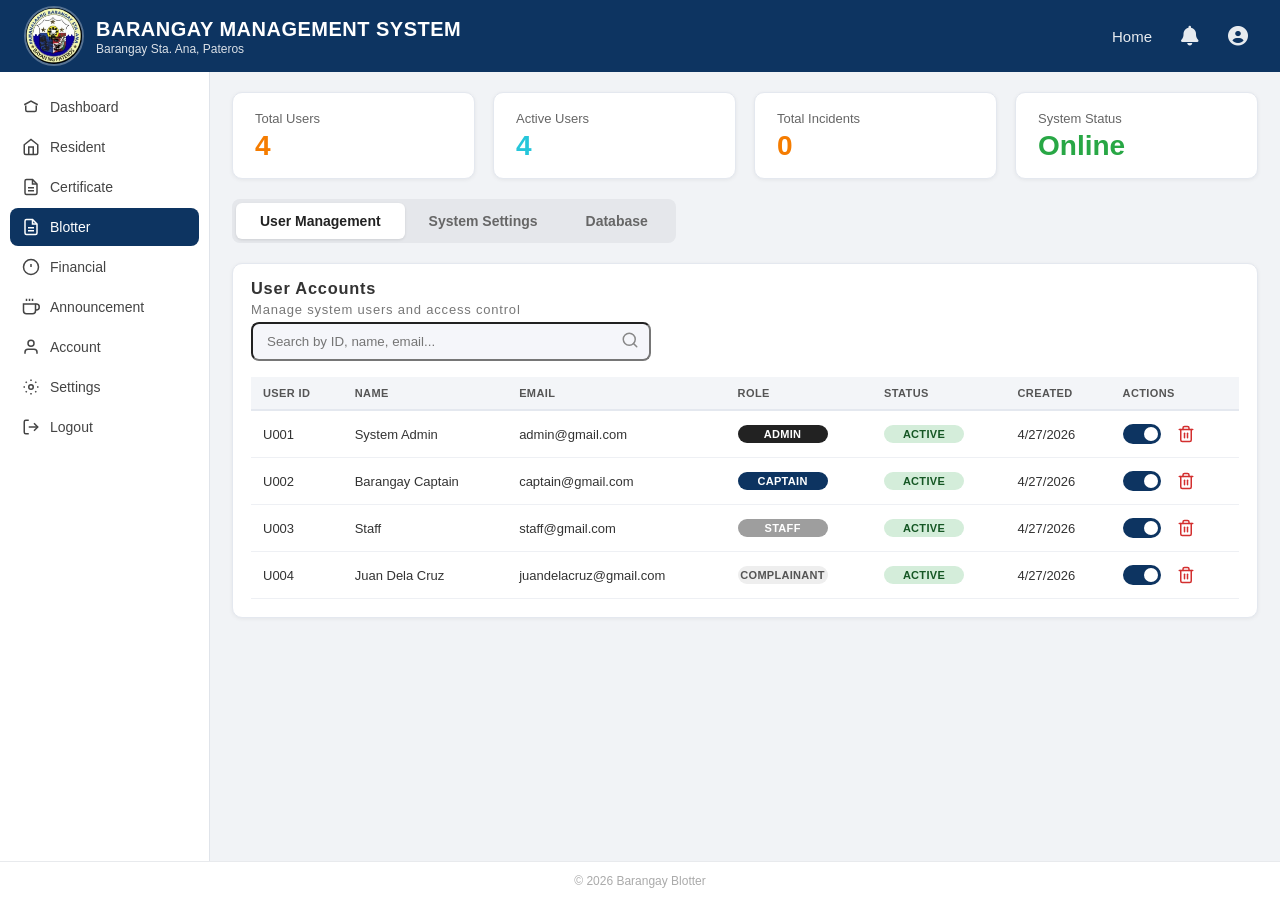
<file: admin.html>
<!DOCTYPE html>
<html lang="en">
<head>
    <meta charset="UTF-8" />
    <meta name="viewport" content="width=device-width, initial-scale=1.0" />
    <title>Barangay Management System</title>
    <link rel="stylesheet" href="styles.css" />
    <link rel="stylesheet" href="https://cdnjs.cloudflare.com/ajax/libs/font-awesome/6.5.0/css/all.min.css"/>
</head>
<body>
    <!-- ========== HEADER ========== -->
    <div class="header">
        <div class="header-left">
            <button class="hamburger" id="hamburgerBtn" aria-label="Open menu">
                <svg viewBox="0 0 24 24" fill="none" stroke="currentColor" stroke-width="2" stroke-linecap="round">
                    <line x1="3" y1="6" x2="21" y2="6" />
                    <line x1="3" y1="12" x2="21" y2="12" />
                    <line x1="3" y1="18" x2="21" y2="18" />
                </svg>
            </button>
            <img class="logo-img" src="images/barangay logo.jpg" alt="Barangay Logo" />
            <div class="header-title">
                <h1>BARANGAY MANAGEMENT SYSTEM</h1>
                <p>Barangay Sta. Ana, Pateros</p>
            </div>
        </div>
        <div class="header-right">
            <span class="breadcrumb">Home</span>
            <div class="header-icons">
                <button class="icon-btn">
                    <i class="fa fa-bell"></i>
                </button>
                <button class="icon-btn">
                    <i class="fa fa-circle-user"></i>
                </button>
            </div>
        </div>
    </div>

    <!-- ========== SIDEBAR OVERLAY ========== -->
    <div class="sidebar-overlay" id="sidebarOverlay"></div>

    <!-- ========== LAYOUT ========== -->
    <div class="layout">

        <!-- ===== SIDEBAR ===== -->
        <div class="sidebar">
            <div class="nav-item">
                <svg viewBox="0 0 24 24" fill="none" stroke="currentColor" stroke-width="2">
                    <polyline points="3 9 12 4 21 9" />
                    <path d="M5 10v6a2 2 0 0 0 2 2h10a2 2 0 0 0 2-2v-6" />
                </svg>
                Dashboard
            </div>
            <div class="nav-item">
                <svg viewBox="0 0 24 24" fill="none" stroke="currentColor" stroke-width="2">
                    <path d="M3 9l9-7 9 7v11a2 2 0 0 1-2 2H5a2 2 0 0 1-2-2z" />
                    <polyline points="9 22 9 12 15 12 15 22" />
                </svg>
                Resident
            </div>
            <div class="nav-item">
                <svg viewBox="0 0 24 24" fill="none" stroke="currentColor" stroke-width="2">
                    <path d="M14 2H6a2 2 0 0 0-2 2v16a2 2 0 0 0 2 2h12a2 2 0 0 0 2-2V8z" />
                    <polyline points="14 2 14 8 20 8" />
                    <line x1="16" y1="13" x2="8" y2="13" />
                    <line x1="16" y1="17" x2="8" y2="17" />
                </svg>
                Certificate
            </div>
            <div class="nav-item active">
                <svg viewBox="0 0 24 24" fill="none" stroke="currentColor" stroke-width="2">
                    <path d="M14 2H6a2 2 0 0 0-2 2v16a2 2 0 0 0 2 2h12a2 2 0 0 0 2-2V8z" />
                    <polyline points="14 2 14 8 20 8" />
                    <line x1="16" y1="13" x2="8" y2="13" />
                    <line x1="16" y1="17" x2="8" y2="17" />
                </svg>
                Blotter
            </div>
            <div class="nav-item">
                <svg viewBox="0 0 24 24" fill="none" stroke="currentColor" stroke-width="2">
                    <circle cx="12" cy="12" r="10" />
                    <line x1="12" y1="8" x2="12" y2="12" />
                    <line x1="12" y1="16" x2="12.01" y2="16" />
                </svg>
                Financial
            </div>
            <div class="nav-item">
                <svg viewBox="0 0 24 24" fill="none" stroke="currentColor" stroke-width="2">
                    <path d="M18 8h1a4 4 0 0 1 0 8h-1" />
                    <path d="M2 8h16v9a4 4 0 0 1-4 4H6a4 4 0 0 1-4-4V8z" />
                    <line x1="6" y1="1" x2="6" y2="4" />
                    <line x1="10" y1="1" x2="10" y2="4" />
                    <line x1="14" y1="1" x2="14" y2="4" />
                </svg>
                Announcement
            </div>
            <div class="nav-item">
                <svg viewBox="0 0 24 24" fill="none" stroke="currentColor" stroke-width="2">
                    <path d="M20 21v-2a4 4 0 0 0-4-4H8a4 4 0 0 0-4 4v2" />
                    <circle cx="12" cy="7" r="4" />
                </svg>
                Account
            </div>
            <div class="nav-item">
                <svg viewBox="0 0 24 24" fill="none" stroke="currentColor" stroke-width="2">
                    <circle cx="12" cy="12" r="3" />
                    <path d="M19.07 4.93l-1.41 1.41M4.93 4.93l1.41 1.41M19.07 19.07l-1.41-1.41M4.93 19.07l1.41-1.41M12 2v2M12 20v2M2 12h2M20 12h2" />
                </svg>
                Settings
            </div>
            <div class="nav-divider"></div>
            <div class="nav-item">
                <svg viewBox="0 0 24 24" fill="none" stroke="currentColor" stroke-width="2">
                    <path d="M9 21H5a2 2 0 0 1-2-2V5a2 2 0 0 1 2-2h4" />
                    <polyline points="16 17 21 12 16 7" />
                    <line x1="21" y1="12" x2="9" y2="12" />
                </svg>
                Logout
            </div>
        </div>

        <!-- ===== MAIN CONTENT ===== -->
        <div class="main">

            <!-- STAT CARDS -->
            <div class="stats-row">
                <div class="stat-card">
                    <div>
                        <div class="stat-label">Total Users</div>
                        <div class="stat-val orange small-stat">4</div>
                    </div>
                </div>
                <div class="stat-card">
                    <div>
                        <div class="stat-label">Active Users</div>
                        <div class="stat-val teal small-stat">4</div>
                    </div>
                </div>
                <div class="stat-card">
                    <div>
                        <div class="stat-label">Total Incidents</div>
                        <div class="stat-val orange small-stat">0</div>
                    </div>
                </div>
                <div class="stat-card">
                    <div>
                        <div class="stat-label">System Status</div>
                        <div class="stat-val teal small-stat" style="color:#28a745;font-size:24px;">Online</div>
                    </div>
                </div>
            </div>

            <!-- TABS -->
            <div class="tabs-container">
                <button class="tab-btn active" data-tab="tabUserManagement">User Management</button>
                <button class="tab-btn" data-tab="tabSystemSettings">System Settings</button>
                <button class="tab-btn" data-tab="tabDatabase">Database</button>
            </div>

            <!-- ===== TAB 1: USER MANAGEMENT ===== -->
            <div id="tabUserManagement" class="tab-content active">
                <div class="section-box">
                    <div class="section-header" style="background:transparent;color:#333;padding:15px 18px 5px;">
                        <h3 style="font-weight:700;margin-bottom:4px;">User Accounts</h3>
                        <p style="font-size:13px;color:#777;font-weight:400;">Manage system users and access control</p>
                    </div>
                    <div style="padding:0 18px 18px;">
                        <div class="search-wrap" style="margin-bottom:16px;width:100%;max-width:400px;">
                            <input class="filter-input" type="text" placeholder="Search by ID, name, email..." style="width:100%;padding:10px 14px;border-radius:8px;background:#f5f6fa;" />
                            <span class="search-icon">
                                <svg viewBox="0 0 24 24" fill="none" stroke="currentColor" stroke-width="2" stroke-linecap="round" stroke-linejoin="round" width="18" height="18" style="color:#888;">
                                    <circle cx="11" cy="11" r="8" />
                                    <line x1="21" y1="21" x2="16.65" y2="16.65" />
                                </svg>
                            </span>
                        </div>
                        <div class="table-wrap">
                            <table>
                                <thead>
                                    <tr>
                                        <th>User ID</th>
                                        <th>Name</th>
                                        <th>Email</th>
                                        <th>Role</th>
                                        <th>Status</th>
                                        <th>Created</th>
                                        <th>Actions</th>
                                    </tr>
                                </thead>
                                <tbody>
                                    <tr>
                                        <td>U001</td>
                                        <td>System Admin</td>
                                        <td>admin@gmail.com</td>
                                        <td><span class="role-badge admin">admin</span></td>
                                        <td><span class="status-badge active">active</span></td>
                                        <td>4/27/2026</td>
                                        <td>
                                            <div class="action-cell">
                                                <label class="toggle-switch">
                                                    <input type="checkbox" checked class="user-toggle" />
                                                    <span class="slider round"></span>
                                                </label>
                                                <span class="action-icon delete-icon">
                                                    <svg viewBox="0 0 24 24" fill="none" stroke="currentColor" stroke-width="2" stroke-linecap="round" stroke-linejoin="round" width="18" height="18">
                                                        <polyline points="3 6 5 6 21 6" />
                                                        <path d="M19 6v14a2 2 0 0 1-2 2H7a2 2 0 0 1-2-2V6m3 0V4a2 2 0 0 1 2-2h4a2 2 0 0 1 2 2v2" />
                                                        <line x1="10" y1="11" x2="10" y2="17" />
                                                        <line x1="14" y1="11" x2="14" y2="17" />
                                                    </svg>
                                                </span>
                                            </div>
                                        </td>
                                    </tr>
                                    <tr>
                                        <td>U002</td>
                                        <td>Barangay Captain</td>
                                        <td>captain@gmail.com</td>
                                        <td><span class="role-badge captain">captain</span></td>
                                        <td><span class="status-badge active">active</span></td>
                                        <td>4/27/2026</td>
                                        <td>
                                            <div class="action-cell">
                                                <label class="toggle-switch">
                                                    <input type="checkbox" checked class="user-toggle" />
                                                    <span class="slider round"></span>
                                                </label>
                                                <span class="action-icon delete-icon">
                                                    <svg viewBox="0 0 24 24" fill="none" stroke="currentColor" stroke-width="2" stroke-linecap="round" stroke-linejoin="round" width="18" height="18">
                                                        <polyline points="3 6 5 6 21 6" />
                                                        <path d="M19 6v14a2 2 0 0 1-2 2H7a2 2 0 0 1-2-2V6m3 0V4a2 2 0 0 1 2-2h4a2 2 0 0 1 2 2v2" />
                                                        <line x1="10" y1="11" x2="10" y2="17" />
                                                        <line x1="14" y1="11" x2="14" y2="17" />
                                                    </svg>
                                                </span>
                                            </div>
                                        </td>
                                    </tr>
                                    <tr>
                                        <td>U003</td>
                                        <td>Staff</td>
                                        <td>staff@gmail.com</td>
                                        <td><span class="role-badge staff">staff</span></td>
                                        <td><span class="status-badge active">active</span></td>
                                        <td>4/27/2026</td>
                                        <td>
                                            <div class="action-cell">
                                                <label class="toggle-switch">
                                                    <input type="checkbox" checked class="user-toggle" />
                                                    <span class="slider round"></span>
                                                </label>
                                                <span class="action-icon delete-icon">
                                                    <svg viewBox="0 0 24 24" fill="none" stroke="currentColor" stroke-width="2" stroke-linecap="round" stroke-linejoin="round" width="18" height="18">
                                                        <polyline points="3 6 5 6 21 6" />
                                                        <path d="M19 6v14a2 2 0 0 1-2 2H7a2 2 0 0 1-2-2V6m3 0V4a2 2 0 0 1 2-2h4a2 2 0 0 1 2 2v2" />
                                                        <line x1="10" y1="11" x2="10" y2="17" />
                                                        <line x1="14" y1="11" x2="14" y2="17" />
                                                    </svg>
                                                </span>
                                            </div>
                                        </td>
                                    </tr>
                                    <tr>
                                        <td>U004</td>
                                        <td>Juan Dela Cruz</td>
                                        <td>juandelacruz@gmail.com</td>
                                        <td><span class="role-badge complainant">complainant</span></td>
                                        <td><span class="status-badge active">active</span></td>
                                        <td>4/27/2026</td>
                                        <td>
                                            <div class="action-cell">
                                                <label class="toggle-switch">
                                                    <input type="checkbox" checked class="user-toggle" />
                                                    <span class="slider round"></span>
                                                </label>
                                                <span class="action-icon delete-icon">
                                                    <svg viewBox="0 0 24 24" fill="none" stroke="currentColor" stroke-width="2" stroke-linecap="round" stroke-linejoin="round" width="18" height="18">
                                                        <polyline points="3 6 5 6 21 6" />
                                                        <path d="M19 6v14a2 2 0 0 1-2 2H7a2 2 0 0 1-2-2V6m3 0V4a2 2 0 0 1 2-2h4a2 2 0 0 1 2 2v2" />
                                                        <line x1="10" y1="11" x2="10" y2="17" />
                                                        <line x1="14" y1="11" x2="14" y2="17" />
                                                    </svg>
                                                </span>
                                            </div>
                                        </td>
                                    </tr>
                                </tbody>
                            </table>
                        </div>
                    </div>
                </div>
            </div>

            <!-- ===== TAB 2: SYSTEM SETTINGS ===== -->
            <div id="tabSystemSettings" class="tab-content" style="display:none;">
                <div class="section-box">
                    <div class="section-header" style="background:transparent;color:#333;padding:15px 18px 5px;">
                        <h3 style="font-weight:700;margin-bottom:4px;">⚙️ System Configuration</h3>
                        <p style="font-size:13px;color:#777;font-weight:400;">Configure system behavior and preferences</p>
                    </div>
                    <div style="padding:0 18px 18px;">
                        <div class="setting-card">
                            <div class="setting-info">
                                <h4>Email Notification</h4>
                                <p>Send email alerts for new incidents</p>
                            </div>
                            <label class="toggle-switch">
                                <input type="checkbox" checked />
                                <span class="slider round"></span>
                            </label>
                        </div>
                        <div class="setting-card">
                            <div class="setting-info">
                                <h4>Require Approval</h4>
                                <p>All new complaints require captain approval</p>
                            </div>
                            <label class="toggle-switch">
                                <input type="checkbox" checked />
                                <span class="slider round"></span>
                            </label>
                        </div>
                        <div class="setting-card">
                            <div class="setting-info">
                                <h4>Maintenance Mode</h4>
                                <p>Disable public access to the system</p>
                            </div>
                            <label class="toggle-switch">
                                <input type="checkbox" />
                                <span class="slider round"></span>
                            </label>
                        </div>
                        <div class="setting-card">
                            <div class="setting-info">
                                <h4>Auto-Archive Period</h4>
                                <p>Automatically archive resolved incidents after specified days</p>
                            </div>
                            <div class="setting-action">
                                <select class="filter-select" style="width:120px;">
                                    <option value="90">90 days</option>
                                    <option value="30">30 days</option>
                                    <option value="60">60 days</option>
                                </select>
                            </div>
                        </div>
                        <div style="margin-top:20px;text-align:center;">
                            <button class="btn-save-settings" onclick="alert('Settings saved successfully!')">Save Settings</button>
                        </div>
                    </div>
                </div>
            </div>

            <!-- ===== TAB 3: DATABASE ===== -->
            <div id="tabDatabase" class="tab-content" style="display:none;">
                <div class="section-box">
                    <div class="section-header" style="background:transparent;color:#333;padding:15px 18px 5px;">
                        <h3 style="font-weight:700;margin-bottom:4px;">🗄️ Database Management</h3>
                        <p style="font-size:13px;color:#777;font-weight:400;">Backup, restore, and manage system data</p>
                    </div>
                    <div style="padding:0 18px 18px;">
                        <!-- HORIZONTAL BACKUP CARDS -->
                        <div class="backup-cards-container">
                            <!-- LEFT: Create Backup -->
                            <div class="backup-card">
                                <h4>Backup Data</h4>
                                <p style="font-size:13px;color:#666;margin-bottom:16px;">Export all system data including users and incidents</p>
                                <button class="btn-backup">
                                    <svg viewBox="0 0 24 24" fill="none" stroke="currentColor" stroke-width="2" stroke-linecap="round" stroke-linejoin="round" width="18" height="18" style="vertical-align:middle;margin-right:6px;">
                                        <path d="M21 15v4a2 2 0 0 1-2 2H5a2 2 0 0 1-2-2v-4" />
                                        <polyline points="7 10 12 15 17 10" />
                                        <line x1="12" y1="15" x2="12" y2="3" />
                                    </svg>
                                    Create Backup
                                </button>
                            </div>
                            <!-- RIGHT: Clear Data -->
                            <div class="backup-card">
                                <h4>Clear Data</h4>
                                <p style="font-size:13px;color:#666;margin-bottom:16px;">Clear all system data including users and incidents</p>
                                <button class="btn-clear">
                                    <svg viewBox="0 0 24 24" fill="none" stroke="currentColor" stroke-width="2" stroke-linecap="round" stroke-linejoin="round" width="18" height="18" style="vertical-align:middle;margin-right:6px;">
                                        <polyline points="3 6 5 6 21 6" />
                                        <path d="M19 6v14a2 2 0 0 1-2 2H7a2 2 0 0 1-2-2V6m3 0V4a2 2 0 0 1 2-2h4a2 2 0 0 1 2 2v2" />
                                        <line x1="10" y1="11" x2="10" y2="17" />
                                        <line x1="14" y1="11" x2="14" y2="17" />
                                    </svg>
                                    Clear Data
                                </button>
                            </div>
                        </div>

                        <div class="db-stats-box">
                            <div class="db-stat">
                                <div class="db-stat-label">Total Users</div>
                                <div class="db-stat-value">4</div>
                            </div>
                            <div class="db-stat">
                                <div class="db-stat-label">Total Incidents</div>
                                <div class="db-stat-value">0</div>
                            </div>
                            <div class="db-stat">
                                <div class="db-stat-label">Storage Used</div>
                                <div class="db-stat-value">0.5 KB</div>
                            </div>
                            <div class="db-stat">
                                <div class="db-stat-label">Last Backup</div>
                                <div class="db-stat-value">April 26, 2026</div>
                            </div>
                        </div>

                        <div class="section-box" style="margin-top:16px;">
                            <div style="padding:12px 18px;">
                                <h4 style="font-weight:700;font-size:14px;margin-bottom:4px;">System Logs</h4>
                                <p style="font-size:12px;color:#777;margin-bottom:12px;">Recent system activity</p>
                                <div class="log-item">
                                    <span style="color:#999;font-size:12px;">4/27/2026, 12:01:53 PM –</span>
                                    <span style="font-size:13px;">Admin logged in</span>
                                </div>
                                <div class="log-item">
                                    <span style="color:#999;font-size:12px;">4/27/2026, 12:01:53 PM –</span>
                                    <span style="font-size:13px;">System started</span>
                                </div>
                            </div>
                        </div>
                    </div>
                </div>
            </div>

        </div>
    </div>

    <!-- ========== FOOTER ========== -->
    <div class="footer">© 2026 Barangay Blotter</div>

    <script src="script.js"></script>
</body>
</html>
</file>
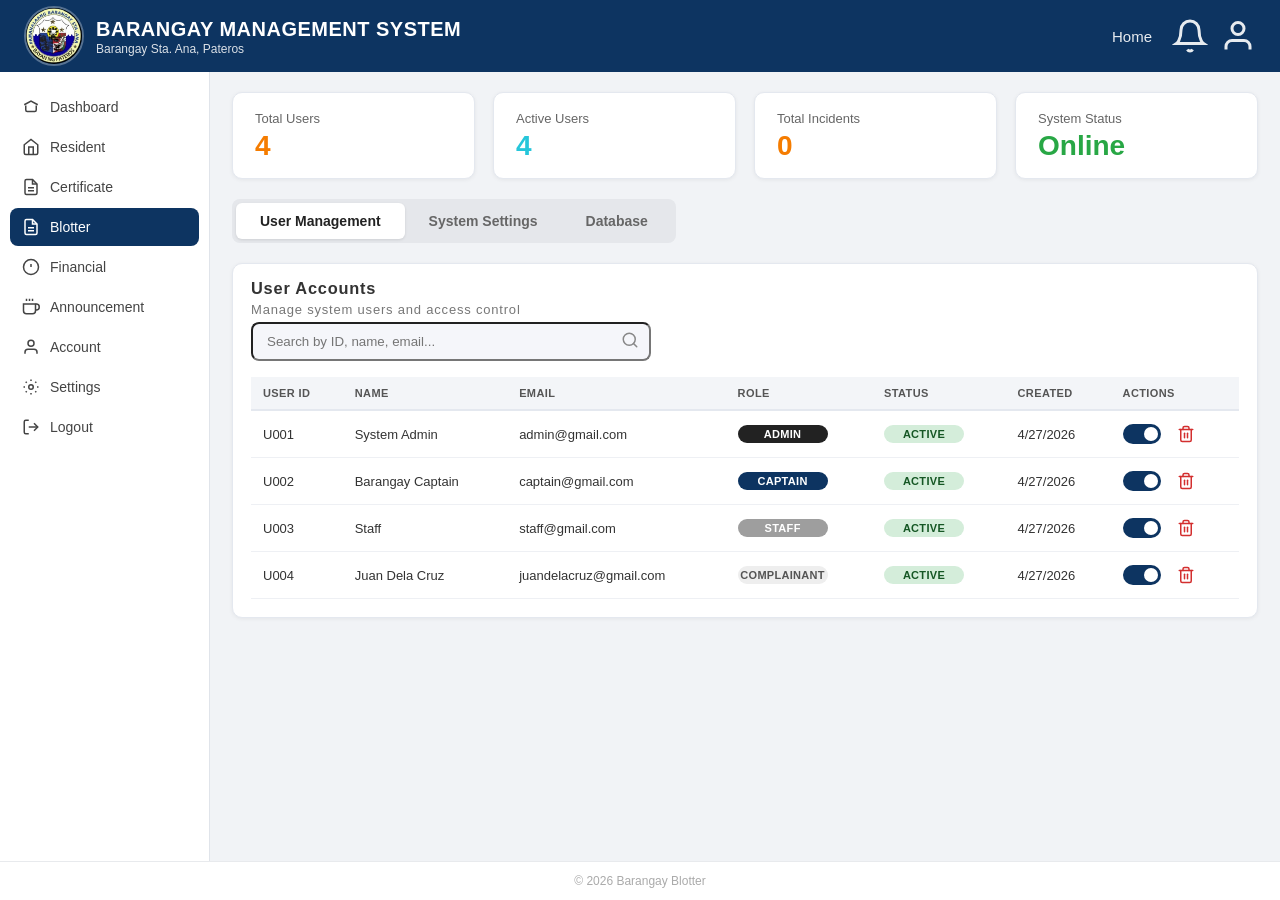
<file: Admin.html>
<!DOCTYPE html>
<html lang="en">
<head>
    <meta charset="UTF-8" />
    <meta name="viewport" content="width=device-width, initial-scale=1.0" />
    <title>Barangay Management System</title>
    <link rel="stylesheet" href="styles.css" />
</head>
<body>
    <!-- ========== HEADER ========== -->
    <div class="header">
        <div class="header-left">
            <button class="hamburger" id="hamburgerBtn" aria-label="Open menu">
                <svg viewBox="0 0 24 24" fill="none" stroke="currentColor" stroke-width="2" stroke-linecap="round">
                    <line x1="3" y1="6" x2="21" y2="6" />
                    <line x1="3" y1="12" x2="21" y2="12" />
                    <line x1="3" y1="18" x2="21" y2="18" />
                </svg>
            </button>
            <img class="logo-img" src="images/barangay logo.jpg" alt="Barangay Logo" />
            <div class="header-title">
                <h1>BARANGAY MANAGEMENT SYSTEM</h1>
                <p>Barangay Sta. Ana, Pateros</p>
            </div>
        </div>
        <div class="header-right">
            <span class="breadcrumb">Home</span>
            <div class="header-icons">
                <button class="icon-btn">
                    <svg viewBox="0 0 24 24" fill="none" stroke="currentColor" stroke-width="2">
                        <path d="M18 8A6 6 0 0 0 6 8c0 7-3 9-3 9h18s-3-2-3-9" />
                        <path d="M13.73 21a2 2 0 0 1-3.46 0" />
                    </svg>
                </button>
                <button class="icon-btn">
                    <svg viewBox="0 0 24 24" fill="none" stroke="currentColor" stroke-width="2">
                        <path d="M20 21v-2a4 4 0 0 0-4-4H8a4 4 0 0 0-4 4v2" />
                        <circle cx="12" cy="7" r="4" />
                    </svg>
                </button>
            </div>
        </div>
    </div>

    <!-- ========== SIDEBAR OVERLAY ========== -->
    <div class="sidebar-overlay" id="sidebarOverlay"></div>

    <!-- ========== LAYOUT ========== -->
    <div class="layout">

        <!-- ===== SIDEBAR ===== -->
        <div class="sidebar">
            <div class="nav-item">
                <svg viewBox="0 0 24 24" fill="none" stroke="currentColor" stroke-width="2">
                    <polyline points="3 9 12 4 21 9" />
                    <path d="M5 10v6a2 2 0 0 0 2 2h10a2 2 0 0 0 2-2v-6" />
                </svg>
                Dashboard
            </div>
            <div class="nav-item">
                <svg viewBox="0 0 24 24" fill="none" stroke="currentColor" stroke-width="2">
                    <path d="M3 9l9-7 9 7v11a2 2 0 0 1-2 2H5a2 2 0 0 1-2-2z" />
                    <polyline points="9 22 9 12 15 12 15 22" />
                </svg>
                Resident
            </div>
            <div class="nav-item">
                <svg viewBox="0 0 24 24" fill="none" stroke="currentColor" stroke-width="2">
                    <path d="M14 2H6a2 2 0 0 0-2 2v16a2 2 0 0 0 2 2h12a2 2 0 0 0 2-2V8z" />
                    <polyline points="14 2 14 8 20 8" />
                    <line x1="16" y1="13" x2="8" y2="13" />
                    <line x1="16" y1="17" x2="8" y2="17" />
                </svg>
                Certificate
            </div>
            <div class="nav-item active">
                <svg viewBox="0 0 24 24" fill="none" stroke="currentColor" stroke-width="2">
                    <path d="M14 2H6a2 2 0 0 0-2 2v16a2 2 0 0 0 2 2h12a2 2 0 0 0 2-2V8z" />
                    <polyline points="14 2 14 8 20 8" />
                    <line x1="16" y1="13" x2="8" y2="13" />
                    <line x1="16" y1="17" x2="8" y2="17" />
                </svg>
                Blotter
            </div>
            <div class="nav-item">
                <svg viewBox="0 0 24 24" fill="none" stroke="currentColor" stroke-width="2">
                    <circle cx="12" cy="12" r="10" />
                    <line x1="12" y1="8" x2="12" y2="12" />
                    <line x1="12" y1="16" x2="12.01" y2="16" />
                </svg>
                Financial
            </div>
            <div class="nav-item">
                <svg viewBox="0 0 24 24" fill="none" stroke="currentColor" stroke-width="2">
                    <path d="M18 8h1a4 4 0 0 1 0 8h-1" />
                    <path d="M2 8h16v9a4 4 0 0 1-4 4H6a4 4 0 0 1-4-4V8z" />
                    <line x1="6" y1="1" x2="6" y2="4" />
                    <line x1="10" y1="1" x2="10" y2="4" />
                    <line x1="14" y1="1" x2="14" y2="4" />
                </svg>
                Announcement
            </div>
            <div class="nav-item">
                <svg viewBox="0 0 24 24" fill="none" stroke="currentColor" stroke-width="2">
                    <path d="M20 21v-2a4 4 0 0 0-4-4H8a4 4 0 0 0-4 4v2" />
                    <circle cx="12" cy="7" r="4" />
                </svg>
                Account
            </div>
            <div class="nav-item">
                <svg viewBox="0 0 24 24" fill="none" stroke="currentColor" stroke-width="2">
                    <circle cx="12" cy="12" r="3" />
                    <path d="M19.07 4.93l-1.41 1.41M4.93 4.93l1.41 1.41M19.07 19.07l-1.41-1.41M4.93 19.07l1.41-1.41M12 2v2M12 20v2M2 12h2M20 12h2" />
                </svg>
                Settings
            </div>
            <div class="nav-divider"></div>
            <div class="nav-item">
                <svg viewBox="0 0 24 24" fill="none" stroke="currentColor" stroke-width="2">
                    <path d="M9 21H5a2 2 0 0 1-2-2V5a2 2 0 0 1 2-2h4" />
                    <polyline points="16 17 21 12 16 7" />
                    <line x1="21" y1="12" x2="9" y2="12" />
                </svg>
                Logout
            </div>
        </div>

        <!-- ===== MAIN CONTENT ===== -->
        <div class="main">

            <!-- STAT CARDS -->
            <div class="stats-row">
                <div class="stat-card">
                    <div>
                        <div class="stat-label">Total Users</div>
                        <div class="stat-val orange small-stat">4</div>
                    </div>
                </div>
                <div class="stat-card">
                    <div>
                        <div class="stat-label">Active Users</div>
                        <div class="stat-val teal small-stat">4</div>
                    </div>
                </div>
                <div class="stat-card">
                    <div>
                        <div class="stat-label">Total Incidents</div>
                        <div class="stat-val orange small-stat">0</div>
                    </div>
                </div>
                <div class="stat-card">
                    <div>
                        <div class="stat-label">System Status</div>
                        <div class="stat-val teal small-stat" style="color:#28a745;font-size:24px;">Online</div>
                    </div>
                </div>
            </div>

            <!-- TABS -->
            <div class="tabs-container">
                <button class="tab-btn active" data-tab="tabUserManagement">User Management</button>
                <button class="tab-btn" data-tab="tabSystemSettings">System Settings</button>
                <button class="tab-btn" data-tab="tabDatabase">Database</button>
            </div>

            <!-- ===== TAB 1: USER MANAGEMENT ===== -->
            <div id="tabUserManagement" class="tab-content active">
                <div class="section-box">
                    <div class="section-header" style="background:transparent;color:#333;padding:15px 18px 5px;">
                        <h3 style="font-weight:700;margin-bottom:4px;">User Accounts</h3>
                        <p style="font-size:13px;color:#777;font-weight:400;">Manage system users and access control</p>
                    </div>
                    <div style="padding:0 18px 18px;">
                        <div class="search-wrap" style="margin-bottom:16px;width:100%;max-width:400px;">
                            <input class="filter-input" type="text" placeholder="Search by ID, name, email..." style="width:100%;padding:10px 14px;border-radius:8px;background:#f5f6fa;" />
                            <span class="search-icon">
                                <svg viewBox="0 0 24 24" fill="none" stroke="currentColor" stroke-width="2" stroke-linecap="round" stroke-linejoin="round" width="18" height="18" style="color:#888;">
                                    <circle cx="11" cy="11" r="8" />
                                    <line x1="21" y1="21" x2="16.65" y2="16.65" />
                                </svg>
                            </span>
                        </div>
                        <div class="table-wrap">
                            <table>
                                <thead>
                                    <tr>
                                        <th>User ID</th>
                                        <th>Name</th>
                                        <th>Email</th>
                                        <th>Role</th>
                                        <th>Status</th>
                                        <th>Created</th>
                                        <th>Actions</th>
                                    </tr>
                                </thead>
                                <tbody>
                                    <tr>
                                        <td>U001</td>
                                        <td>System Admin</td>
                                        <td>admin@gmail.com</td>
                                        <td><span class="role-badge admin">admin</span></td>
                                        <td><span class="status-badge active">active</span></td>
                                        <td>4/27/2026</td>
                                        <td>
                                            <div class="action-cell">
                                                <label class="toggle-switch">
                                                    <input type="checkbox" checked class="user-toggle" />
                                                    <span class="slider round"></span>
                                                </label>
                                                <span class="action-icon delete-icon">
                                                    <svg viewBox="0 0 24 24" fill="none" stroke="currentColor" stroke-width="2" stroke-linecap="round" stroke-linejoin="round" width="18" height="18">
                                                        <polyline points="3 6 5 6 21 6" />
                                                        <path d="M19 6v14a2 2 0 0 1-2 2H7a2 2 0 0 1-2-2V6m3 0V4a2 2 0 0 1 2-2h4a2 2 0 0 1 2 2v2" />
                                                        <line x1="10" y1="11" x2="10" y2="17" />
                                                        <line x1="14" y1="11" x2="14" y2="17" />
                                                    </svg>
                                                </span>
                                            </div>
                                        </td>
                                    </tr>
                                    <tr>
                                        <td>U002</td>
                                        <td>Barangay Captain</td>
                                        <td>captain@gmail.com</td>
                                        <td><span class="role-badge captain">captain</span></td>
                                        <td><span class="status-badge active">active</span></td>
                                        <td>4/27/2026</td>
                                        <td>
                                            <div class="action-cell">
                                                <label class="toggle-switch">
                                                    <input type="checkbox" checked class="user-toggle" />
                                                    <span class="slider round"></span>
                                                </label>
                                                <span class="action-icon delete-icon">
                                                    <svg viewBox="0 0 24 24" fill="none" stroke="currentColor" stroke-width="2" stroke-linecap="round" stroke-linejoin="round" width="18" height="18">
                                                        <polyline points="3 6 5 6 21 6" />
                                                        <path d="M19 6v14a2 2 0 0 1-2 2H7a2 2 0 0 1-2-2V6m3 0V4a2 2 0 0 1 2-2h4a2 2 0 0 1 2 2v2" />
                                                        <line x1="10" y1="11" x2="10" y2="17" />
                                                        <line x1="14" y1="11" x2="14" y2="17" />
                                                    </svg>
                                                </span>
                                            </div>
                                        </td>
                                    </tr>
                                    <tr>
                                        <td>U003</td>
                                        <td>Staff</td>
                                        <td>staff@gmail.com</td>
                                        <td><span class="role-badge staff">staff</span></td>
                                        <td><span class="status-badge active">active</span></td>
                                        <td>4/27/2026</td>
                                        <td>
                                            <div class="action-cell">
                                                <label class="toggle-switch">
                                                    <input type="checkbox" checked class="user-toggle" />
                                                    <span class="slider round"></span>
                                                </label>
                                                <span class="action-icon delete-icon">
                                                    <svg viewBox="0 0 24 24" fill="none" stroke="currentColor" stroke-width="2" stroke-linecap="round" stroke-linejoin="round" width="18" height="18">
                                                        <polyline points="3 6 5 6 21 6" />
                                                        <path d="M19 6v14a2 2 0 0 1-2 2H7a2 2 0 0 1-2-2V6m3 0V4a2 2 0 0 1 2-2h4a2 2 0 0 1 2 2v2" />
                                                        <line x1="10" y1="11" x2="10" y2="17" />
                                                        <line x1="14" y1="11" x2="14" y2="17" />
                                                    </svg>
                                                </span>
                                            </div>
                                        </td>
                                    </tr>
                                    <tr>
                                        <td>U004</td>
                                        <td>Juan Dela Cruz</td>
                                        <td>juandelacruz@gmail.com</td>
                                        <td><span class="role-badge complainant">complainant</span></td>
                                        <td><span class="status-badge active">active</span></td>
                                        <td>4/27/2026</td>
                                        <td>
                                            <div class="action-cell">
                                                <label class="toggle-switch">
                                                    <input type="checkbox" checked class="user-toggle" />
                                                    <span class="slider round"></span>
                                                </label>
                                                <span class="action-icon delete-icon">
                                                    <svg viewBox="0 0 24 24" fill="none" stroke="currentColor" stroke-width="2" stroke-linecap="round" stroke-linejoin="round" width="18" height="18">
                                                        <polyline points="3 6 5 6 21 6" />
                                                        <path d="M19 6v14a2 2 0 0 1-2 2H7a2 2 0 0 1-2-2V6m3 0V4a2 2 0 0 1 2-2h4a2 2 0 0 1 2 2v2" />
                                                        <line x1="10" y1="11" x2="10" y2="17" />
                                                        <line x1="14" y1="11" x2="14" y2="17" />
                                                    </svg>
                                                </span>
                                            </div>
                                        </td>
                                    </tr>
                                </tbody>
                            </table>
                        </div>
                    </div>
                </div>
            </div>

            <!-- ===== TAB 2: SYSTEM SETTINGS ===== -->
            <div id="tabSystemSettings" class="tab-content" style="display:none;">
                <div class="section-box">
                    <div class="section-header" style="background:transparent;color:#333;padding:15px 18px 5px;">
                        <h3 style="font-weight:700;margin-bottom:4px;">⚙️ System Configuration</h3>
                        <p style="font-size:13px;color:#777;font-weight:400;">Configure system behavior and preferences</p>
                    </div>
                    <div style="padding:0 18px 18px;">
                        <div class="setting-card">
                            <div class="setting-info">
                                <h4>Email Notification</h4>
                                <p>Send email alerts for new incidents</p>
                            </div>
                            <label class="toggle-switch">
                                <input type="checkbox" checked />
                                <span class="slider round"></span>
                            </label>
                        </div>
                        <div class="setting-card">
                            <div class="setting-info">
                                <h4>Require Approval</h4>
                                <p>All new complaints require captain approval</p>
                            </div>
                            <label class="toggle-switch">
                                <input type="checkbox" checked />
                                <span class="slider round"></span>
                            </label>
                        </div>
                        <div class="setting-card">
                            <div class="setting-info">
                                <h4>Maintenance Mode</h4>
                                <p>Disable public access to the system</p>
                            </div>
                            <label class="toggle-switch">
                                <input type="checkbox" />
                                <span class="slider round"></span>
                            </label>
                        </div>
                        <div class="setting-card">
                            <div class="setting-info">
                                <h4>Auto-Archive Period</h4>
                                <p>Automatically archive resolved incidents after specified days</p>
                            </div>
                            <div class="setting-action">
                                <select class="filter-select" style="width:120px;">
                                    <option value="90">90 days</option>
                                    <option value="30">30 days</option>
                                    <option value="60">60 days</option>
                                </select>
                            </div>
                        </div>
                        <div style="margin-top:20px;text-align:center;">
                            <button class="btn-save-settings" onclick="alert('Settings saved successfully!')">Save Settings</button>
                        </div>
                    </div>
                </div>
            </div>

            <!-- ===== TAB 3: DATABASE ===== -->
            <div id="tabDatabase" class="tab-content" style="display:none;">
                <div class="section-box">
                    <div class="section-header" style="background:transparent;color:#333;padding:15px 18px 5px;">
                        <h3 style="font-weight:700;margin-bottom:4px;">🗄️ Database Management</h3>
                        <p style="font-size:13px;color:#777;font-weight:400;">Backup, restore, and manage system data</p>
                    </div>
                    <div style="padding:0 18px 18px;">
                        <!-- HORIZONTAL BACKUP CARDS -->
                        <div class="backup-cards-container">
                            <!-- LEFT: Create Backup -->
                            <div class="backup-card">
                                <h4>Backup Data</h4>
                                <p style="font-size:13px;color:#666;margin-bottom:16px;">Export all system data including users and incidents</p>
                                <button class="btn-backup">
                                    <svg viewBox="0 0 24 24" fill="none" stroke="currentColor" stroke-width="2" stroke-linecap="round" stroke-linejoin="round" width="18" height="18" style="vertical-align:middle;margin-right:6px;">
                                        <path d="M21 15v4a2 2 0 0 1-2 2H5a2 2 0 0 1-2-2v-4" />
                                        <polyline points="7 10 12 15 17 10" />
                                        <line x1="12" y1="15" x2="12" y2="3" />
                                    </svg>
                                    Create Backup
                                </button>
                            </div>
                            <!-- RIGHT: Clear Data -->
                            <div class="backup-card">
                                <h4>Clear Data</h4>
                                <p style="font-size:13px;color:#666;margin-bottom:16px;">Clear all system data including users and incidents</p>
                                <button class="btn-clear">
                                    <svg viewBox="0 0 24 24" fill="none" stroke="currentColor" stroke-width="2" stroke-linecap="round" stroke-linejoin="round" width="18" height="18" style="vertical-align:middle;margin-right:6px;">
                                        <polyline points="3 6 5 6 21 6" />
                                        <path d="M19 6v14a2 2 0 0 1-2 2H7a2 2 0 0 1-2-2V6m3 0V4a2 2 0 0 1 2-2h4a2 2 0 0 1 2 2v2" />
                                        <line x1="10" y1="11" x2="10" y2="17" />
                                        <line x1="14" y1="11" x2="14" y2="17" />
                                    </svg>
                                    Clear Data
                                </button>
                            </div>
                        </div>

                        <div class="db-stats-box">
                            <div class="db-stat">
                                <div class="db-stat-label">Total Users</div>
                                <div class="db-stat-value">4</div>
                            </div>
                            <div class="db-stat">
                                <div class="db-stat-label">Total Incidents</div>
                                <div class="db-stat-value">0</div>
                            </div>
                            <div class="db-stat">
                                <div class="db-stat-label">Storage Used</div>
                                <div class="db-stat-value">0.5 KB</div>
                            </div>
                            <div class="db-stat">
                                <div class="db-stat-label">Last Backup</div>
                                <div class="db-stat-value">April 26, 2026</div>
                            </div>
                        </div>

                        <div class="section-box" style="margin-top:16px;">
                            <div style="padding:12px 18px;">
                                <h4 style="font-weight:700;font-size:14px;margin-bottom:4px;">System Logs</h4>
                                <p style="font-size:12px;color:#777;margin-bottom:12px;">Recent system activity</p>
                                <div class="log-item">
                                    <span style="color:#999;font-size:12px;">4/27/2026, 12:01:53 PM –</span>
                                    <span style="font-size:13px;">Admin logged in</span>
                                </div>
                                <div class="log-item">
                                    <span style="color:#999;font-size:12px;">4/27/2026, 12:01:53 PM –</span>
                                    <span style="font-size:13px;">System started</span>
                                </div>
                            </div>
                        </div>
                    </div>
                </div>
            </div>

        </div>
    </div>

    <!-- ========== FOOTER ========== -->
    <div class="footer">© 2026 Barangay Blotter</div>

    <script src="script.js"></script>
</body>
</html>
</file>
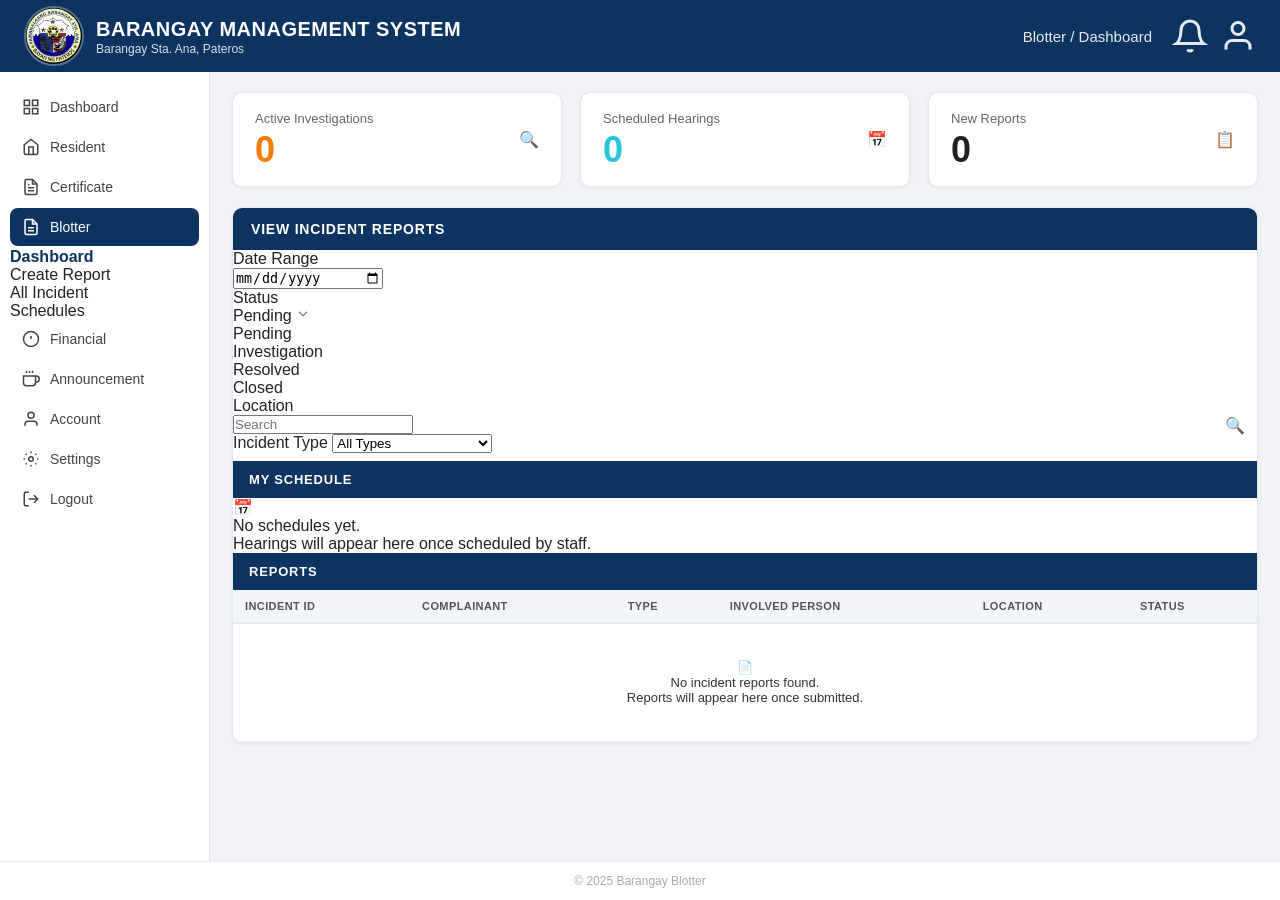
<file: Dashboard.html>
<!DOCTYPE html>
<html lang="en">
<head>
    <meta charset="UTF-8" />
    <meta name="viewport" content="width=device-width, initial-scale=1.0" />
    <title>Barangay Management System</title>
    <!-- Link to external CSS -->
    <link rel="stylesheet" href="styles.css" />
</head>
<body>

    <!-- ======== HEADER ======== -->
    <div class="header">
        <div class="header-left">
            <button class="hamburger" id="hamburgerBtn" aria-label="Open menu">
                <svg viewBox="0 0 24 24" fill="none" stroke="currentColor" stroke-width="2" stroke-linecap="round">
                    <line x1="3" y1="6" x2="21" y2="6" />
                    <line x1="3" y1="12" x2="21" y2="12" />
                    <line x1="3" y1="18" x2="21" y2="18" />
                </svg>
            </button>
            <!-- Logo: uses your local image -->
            <img class="logo-img" src="images/barangay logo.jpg" alt="Barangay Logo" />
            <div class="header-title">
                <h1>BARANGAY MANAGEMENT SYSTEM</h1>
                <p>Barangay Sta. Ana, Pateros</p>
            </div>
        </div>
        <div class="header-right">
            <span class="breadcrumb">Blotter / Dashboard</span>
            <div class="header-icons">
                <button class="icon-btn">
                    <svg viewBox="0 0 24 24" fill="none" stroke="currentColor" stroke-width="2">
                        <path d="M18 8A6 6 0 0 0 6 8c0 7-3 9-3 9h18s-3-2-3-9" />
                        <path d="M13.73 21a2 2 0 0 1-3.46 0" />
                    </svg>
                </button>
                <button class="icon-btn">
                    <svg viewBox="0 0 24 24" fill="none" stroke="currentColor" stroke-width="2">
                        <path d="M20 21v-2a4 4 0 0 0-4-4H8a4 4 0 0 0-4 4v2" />
                        <circle cx="12" cy="7" r="4" />
                    </svg>
                </button>
            </div>
        </div>
    </div>

    <!-- ======== SIDEBAR OVERLAY ======== -->
    <div class="sidebar-overlay" id="sidebarOverlay"></div>

    <!-- ======== BODY LAYOUT ======== -->
    <div class="layout">

        <!-- ===== SIDEBAR ===== -->
        <div class="sidebar">
            <div class="nav-item">
                <svg viewBox="0 0 24 24" fill="none" stroke="currentColor" stroke-width="2">
                    <rect x="3" y="3" width="7" height="7" />
                    <rect x="14" y="3" width="7" height="7" />
                    <rect x="14" y="14" width="7" height="7" />
                    <rect x="3" y="14" width="7" height="7" />
                </svg>
                Dashboard
            </div>
            <div class="nav-item">
                <svg viewBox="0 0 24 24" fill="none" stroke="currentColor" stroke-width="2">
                    <path d="M3 9l9-7 9 7v11a2 2 0 0 1-2 2H5a2 2 0 0 1-2-2z" />
                    <polyline points="9 22 9 12 15 12 15 22" />
                </svg>
                Resident
            </div>
            <div class="nav-item">
                <svg viewBox="0 0 24 24" fill="none" stroke="currentColor" stroke-width="2">
                    <path d="M14 2H6a2 2 0 0 0-2 2v16a2 2 0 0 0 2 2h12a2 2 0 0 0 2-2V8z" />
                    <polyline points="14 2 14 8 20 8" />
                    <line x1="16" y1="13" x2="8" y2="13" />
                    <line x1="16" y1="17" x2="8" y2="17" />
                    <polyline points="10 9 9 9 8 9" />
                </svg>
                Certificate
            </div>
            <div class="nav-item active">
                <svg viewBox="0 0 24 24" fill="none" stroke="currentColor" stroke-width="2">
                    <path d="M14 2H6a2 2 0 0 0-2 2v16a2 2 0 0 0 2 2h12a2 2 0 0 0 2-2V8z" />
                    <polyline points="14 2 14 8 20 8" />
                    <line x1="16" y1="13" x2="8" y2="13" />
                    <line x1="16" y1="17" x2="8" y2="17" />
                </svg>
                Blotter
            </div>
            <div class="submenu">
                <div class="sub-item" style="font-weight:600;color:#0d3461;">Dashboard</div>
                <div class="sub-item">Create Report</div>
                <div class="sub-item">All Incident</div>
                <div class="sub-item">Schedules</div>
            </div>
            <div class="nav-divider"></div>
            <div class="nav-item">
                <svg viewBox="0 0 24 24" fill="none" stroke="currentColor" stroke-width="2">
                    <circle cx="12" cy="12" r="10" />
                    <line x1="12" y1="8" x2="12" y2="12" />
                    <line x1="12" y1="16" x2="12.01" y2="16" />
                </svg>
                Financial
            </div>
            <div class="nav-item">
                <svg viewBox="0 0 24 24" fill="none" stroke="currentColor" stroke-width="2">
                    <path d="M18 8h1a4 4 0 0 1 0 8h-1" />
                    <path d="M2 8h16v9a4 4 0 0 1-4 4H6a4 4 0 0 1-4-4V8z" />
                    <line x1="6" y1="1" x2="6" y2="4" />
                    <line x1="10" y1="1" x2="10" y2="4" />
                    <line x1="14" y1="1" x2="14" y2="4" />
                </svg>
                Announcement
            </div>
            <div class="nav-item">
                <svg viewBox="0 0 24 24" fill="none" stroke="currentColor" stroke-width="2">
                    <path d="M20 21v-2a4 4 0 0 0-4-4H8a4 4 0 0 0-4 4v2" />
                    <circle cx="12" cy="7" r="4" />
                </svg>
                Account
            </div>
            <div class="nav-item">
                <svg viewBox="0 0 24 24" fill="none" stroke="currentColor" stroke-width="2">
                    <circle cx="12" cy="12" r="3" />
                    <path d="M19.07 4.93l-1.41 1.41M4.93 4.93l1.41 1.41M19.07 19.07l-1.41-1.41M4.93 19.07l1.41-1.41M12 2v2M12 20v2M2 12h2M20 12h2" />
                </svg>
                Settings
            </div>
            <div class="nav-divider"></div>
            <div class="nav-item">
                <svg viewBox="0 0 24 24" fill="none" stroke="currentColor" stroke-width="2">
                    <path d="M9 21H5a2 2 0 0 1-2-2V5a2 2 0 0 1 2-2h4" />
                    <polyline points="16 17 21 12 16 7" />
                    <line x1="21" y1="12" x2="9" y2="12" />
                </svg>
                Logout
            </div>
        </div>

        <!-- ===== MAIN CONTENT ===== -->
        <div class="main">

            <!-- STAT CARDS -->
            <div class="stats-row">
                <div class="stat-card">
                    <div>
                        <div class="stat-label">Active Investigations</div>
                        <div class="stat-val orange">0</div>
                    </div>
                    <div class="stat-icon">🔍</div>
                </div>
                <div class="stat-card">
                    <div>
                        <div class="stat-label">Scheduled Hearings</div>
                        <div class="stat-val teal">0</div>
                    </div>
                    <div class="stat-icon">📅</div>
                </div>
                <div class="stat-card">
                    <div>
                        <div class="stat-label">New Reports</div>
                        <div class="stat-val pink">0</div>
                    </div>
                    <div class="stat-icon">📋</div>
                </div>
            </div>

            <!-- VIEW INCIDENT REPORTS -->
            <div class="section-box">
                <div class="section-header">VIEW INCIDENT REPORTS</div>
                <div class="filters-row">
                    <!-- Updated Date Range: No emoji, clean native picker -->
                    <div class="filter-group">
                        <label>Date Range</label>
                        <div class="date-wrap">
                            <input class="filter-input" type="date" style="width:150px;" />
                        </div>
                    </div>
                    <!-- Status Dropdown (Closed removed) -->
                    <div class="filter-group">
                        <label>Status</label>
                        <div class="dropdown-container" id="statusContainer">
                            <div class="dropdown-trigger" id="statusTrigger">
                                <span id="statusLabel">Pending</span>
                                <svg class="dropdown-arrow" viewBox="0 0 24 24" fill="none" stroke="currentColor" stroke-width="2.5" stroke-linecap="round" stroke-linejoin="round" style="width:14px;height:14px;color:#888;flex-shrink:0;transition:transform 0.2s;">
                                    <polyline points="6 9 12 15 18 9" />
                                </svg>
                            </div>
                            <div class="dropdown-menu" id="statusMenu">
                                <div class="dropdown-option selected" data-value="Pending">Pending</div>
                                <div class="dropdown-option" data-value="Investigation">Investigation</div>
                                <div class="dropdown-option" data-value="Resolved">Resolved</div>
                                <div class="dropdown-option" data-value="Closed">Closed</div>
                            </div>
                        </div>
                    </div>
                    <!-- Location Search -->
                    <div class="filter-group">
                        <label>Location</label>
                        <div class="search-wrap">
                            <input class="filter-input" type="text" placeholder="Search" style="width:180px;padding-right:28px;" />
                            <span class="search-icon">🔍</span>
                        </div>
                    </div>
                    <!-- Incident Type Options (Updated) -->
                    <div class="filter-group">
                        <label>Incident Type</label>
                        <select class="filter-select" style="width:160px;">
                            <option>All Types</option>
                            <option>Physical Abuse</option>
                            <option>Theft</option>
                            <option>Domestic Violence</option>
                            <option>Verbal Abuse</option>
                            <option>Trespassing</option>
                            <option>Vandalism</option>
                            <option>Others</option>
                        </select>
                    </div>
                </div>
                <div style="height:8px;"></div>

                <!-- TWO COLUMN LAYOUT -->
                <div class="two-col" style="padding:0 0 0 0;">
                    <!-- MY SCHEDULE -->
                    <div class="col-left">
                        <div style="background:#0d3461;color:white;padding:11px 16px;font-size:13px;font-weight:700;letter-spacing:0.8px;">MY SCHEDULE</div>
                        <div class="schedule-list">
                            <div class="empty-state">
                                <div class="empty-icon">📅</div>
                                <p>No schedules yet.</p>
                                <span>Hearings will appear here once scheduled by staff.</span>
                            </div>
                        </div>
                    </div>

                    <!-- INCIDENT REPORTS TABLE -->
                    <div class="col-right">
                        <div style="background:#0d3461;color:white;padding:11px 16px;font-size:13px;font-weight:700;letter-spacing:0.8px;">REPORTS</div>
                        <div class="table-wrap">
                            <table>
                                <thead>
                                    <tr>
                                        <th>Incident ID</th>
                                        <th>Complainant</th>
                                        <th>Type</th>
                                        <th>Involved Person</th>
                                        <th>Location</th>
                                        <th>Status</th>
                                    </tr>
                                </thead>
                                <tbody>
                                    <tr>
                                        <td colspan="6" style="text-align:center;padding:36px 12px;">
                                            <div class="empty-state">
                                                <div class="empty-icon">📄</div>
                                                <p>No incident reports found.</p>
                                                <span>Reports will appear here once submitted.</span>
                                            </div>
                                        </td>
                                    </tr>
                                </tbody>
                            </table>
                        </div>
                    </div>
                </div>
            </div>

        </div><!-- end main -->
    </div><!-- end layout -->

    <!-- ======== FOOTER ======== -->
    <div class="footer">© 2025 Barangay Blotter</div>

    <!-- Link to external JavaScript -->
    <script src="script.js"></script>
</body>
</html>
</file>
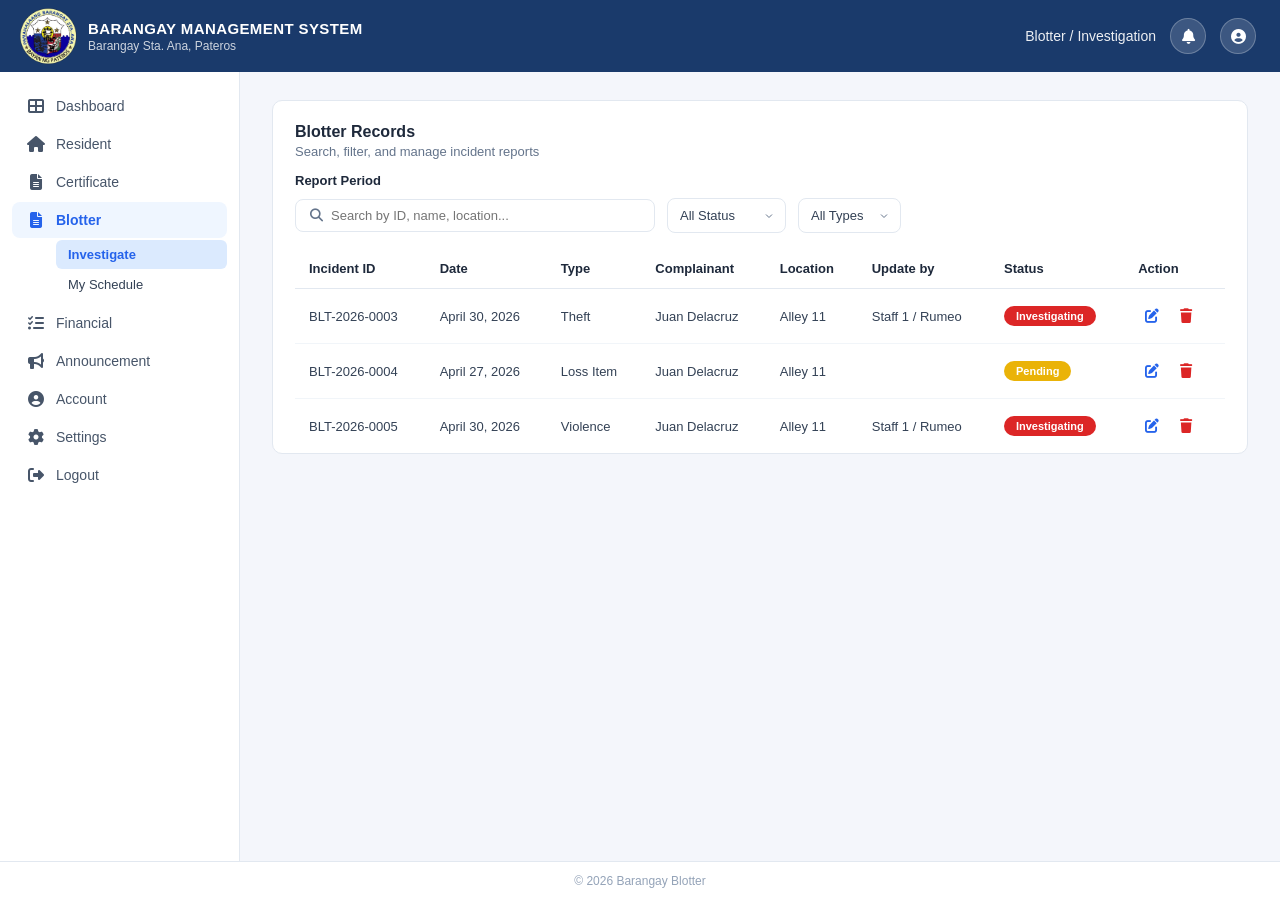
<file: kagawad.html>
<!DOCTYPE html>
<html lang="en">
<head>
  <meta charset="UTF-8"/>
  <meta name="viewport" content="width=device-width, initial-scale=1.0"/>
  <title>Barangay Management System – Kagawad</title>
  <link rel="stylesheet" href="https://cdnjs.cloudflare.com/ajax/libs/font-awesome/6.5.0/css/all.min.css"/>
 <link rel="stylesheet" href="css/kagawad.css">
</head>
<body>


<header>
  <div class="header-left">
    <div class="logo-circle"><img src="assets/Santa ANA logo - Edited - Edited.png" alt="Santa Ana logo"></div>
    <div>
      <div class="header-title">BARANGAY MANAGEMENT SYSTEM</div>
      <div class="header-sub">Barangay Sta. Ana, Pateros</div>
    </div>
  </div>
  <div class="header-right">
    <span class="header-label">
      <span class="hl hl-investigate">Blotter / Investigation</span>
      <span class="hl hl-schedule">Blotter / My Schedule</span>
    </span>
    <a href="#" class="icon-btn"><i class="fa fa-bell"></i></a>
    <a href="#" class="icon-btn"><i class="fa fa-circle-user"></i></a>
  </div>
</header>

<div class="body-wrap">


  <aside>
    <nav>
      <a href="#" class="nav-link"><i class="fa fa-table-cells-large"></i> Dashboard</a>
      <a href="#" class="nav-link"><i class="fa fa-house"></i> Resident</a>
      <a href="#" class="nav-link"><i class="fa fa-file-lines"></i> Certificate</a>

      <a href="#investigate" class="nav-blotter">
        <i class="fa fa-file-alt"></i>
        <span style="flex:1">Blotter</span>
      </a>
      <div class="sub-nav">
        <a href="#investigate" class="sub-investigate">Investigate</a>
        <a href="#schedule"    class="sub-schedule">My Schedule</a>
      </div>

      <a href="#" class="nav-link"><i class="fa fa-list-check"></i> Financial</a>
      <a href="#" class="nav-link"><i class="fa fa-bullhorn"></i> Announcement</a>
      <a href="#" class="nav-link"><i class="fa fa-circle-user"></i> Account</a>
      <a href="#" class="nav-link"><i class="fa fa-gear"></i> Settings</a>
      <a href="#" class="nav-link"><i class="fa fa-right-from-bracket"></i> Logout</a>
    </nav>
  </aside>


  <main>

    <div class="view" id="investigate">
      <div class="page-wrap">
        <div class="card-wrap">
          <div class="card-title">Blotter Records</div>
          <div class="card-sub">Search, filter, and manage incident reports</div>

          <div class="report-period">Report Period</div>

          <div class="filter-bar">
            <div class="search-wrap">
              <i class="fa fa-search"></i>
              <input type="text" placeholder="Search by ID, name, location..."/>
            </div>
            <select class="filter-select">
              <option>All Status</option>
              <option>Investigating</option>
              <option>Pending</option>
              <option>Resolved</option>
            </select>
            <select class="filter-select">
              <option>All Types</option>
              <option>Theft</option>
              <option>Loss Item</option>
              <option>Violence</option>
            </select>
          </div>

          <div class="table-wrap">
            <table>
              <thead>
                <tr>
                  <th>Incident ID</th>
                  <th>Date</th>
                  <th>Type</th>
                  <th>Complainant</th>
                  <th>Location</th>
                  <th>Update by</th>
                  <th>Status</th>
                  <th>Action</th>
                </tr>
              </thead>
              <tbody>
                <tr>
                  <td>BLT-2026-0003</td>
                  <td>April 30, 2026</td>
                  <td>Theft</td>
                  <td>Juan Delacruz</td>
                  <td>Alley 11</td>
                  <td>Staff 1 / Rumeo</td>
                  <td><span class="badge badge-red">Investigating</span></td>
                  <td>
                    <div class="action-btns">
                      <a href="#modal-0003" class="act-btn act-edit"><i class="fa fa-pen-to-square"></i></a>
                      <a href="#"           class="act-btn act-delete"><i class="fa fa-trash"></i></a>
                    </div>
                  </td>
                </tr>
                <tr>
                  <td>BLT-2026-0004</td>
                  <td>April 27, 2026</td>
                  <td>Loss Item</td>
                  <td>Juan Delacruz</td>
                  <td>Alley 11</td>
                  <td></td>
                  <td><span class="badge badge-yellow">Pending</span></td>
                  <td>
                    <div class="action-btns">
                      <a href="#modal-0004" class="act-btn act-edit"><i class="fa fa-pen-to-square"></i></a>
                      <a href="#"           class="act-btn act-delete"><i class="fa fa-trash"></i></a>
                    </div>
                  </td>
                </tr>
                <tr>
                  <td>BLT-2026-0005</td>
                  <td>April 30, 2026</td>
                  <td>Violence</td>
                  <td>Juan Delacruz</td>
                  <td>Alley 11</td>
                  <td>Staff 1 / Rumeo</td>
                  <td><span class="badge badge-red">Investigating</span></td>
                  <td>
                    <div class="action-btns">
                      <a href="#modal-0005" class="act-btn act-edit"><i class="fa fa-pen-to-square"></i></a>
                      <a href="#"           class="act-btn act-delete"><i class="fa fa-trash"></i></a>
                    </div>
                  </td>
                </tr>
              </tbody>
            </table>
          </div>
        </div>
      </div>
    </div>


    <div class="view" id="schedule">
      <div class="page-wrap">
        <div class="page-title">Schedule</div>

        <div class="table-wrap" style="border:1px solid var(--border); border-radius:10px; overflow:hidden; background:#fff;">
          <table class="sched-table">
            <thead>
              <tr>
                <th style="width:110px"></th>
                <th>Blotter ID</th>
                <th>Type Incident</th>
                <th>Complainant</th>
                <th>Respondent</th>
                <th>Date &amp; Time</th>
                <th>Location</th>
                <th>Type of Action</th>
              </tr>
            </thead>
            <tbody>
  
              <tr>
                <td class="date-cell today">Today</td>
                <td>BLT-2026-0001</td>
                <td>Pagnanakaw</td>
                <td>Delacruz, Juan Antonio</td>
                <td>Penduko, Filipe</td>
                <td>April 30, 2026<br>10:00 AM</td>
                <td>Barangay Hall</td>
                <td>Mediator</td>
              </tr>
        
              <tr>
                <td class="date-cell today">Today</td>
                <td>BLT-2026-0001</td>
                <td>Pagnanakaw</td>
                <td>Delacruz, Juan Antonio</td>
                <td>Penduko, Filipe</td>
                <td>April 30, 2026<br>2:00 PM</td>
                <td>Alley 12 P Rosales St.</td>
                <td>Investigating</td>
              </tr>
           
              <tr>
                <td class="date-cell tomorrow">Tomorrow</td>
                <td>BLT-2026-0001</td>
                <td>Pagnanakaw</td>
                <td>Delacruz, Juan Antonio</td>
                <td>Penduko, Filipe</td>
                <td>May 1, 2026<br>2:00 PM</td>
                <td>Session Hall</td>
                <td>Mediator</td>
              </tr>
             
              <tr>
                <td class="date-cell future">May 22</td>
                <td>BLT-2026-0001</td>
                <td>Pagnanakaw</td>
                <td>Delacruz, Juan Antonio</td>
                <td>Penduko, Filipe</td>
                <td>May 22, 2026<br>2:00 PM</td>
                <td>Barangay Hall</td>
                <td>Mediator</td>
              </tr>
            </tbody>
          </table>
        </div>
      </div>
    </div>

  </main>
</div>

<footer>© 2026 Barangay Blotter</footer>


<div class="modal-overlay" id="modal-0003">
  <div class="modal">
    <div class="modal-top">
      <h3>Blotter Report</h3>
      <a href="#investigate" class="modal-close">✕</a>
    </div>
    <div class="modal-body">
      <table class="modal-table">
        <thead>
          <tr>
            <th>Incident ID</th><th>Date</th><th>Type</th>
            <th>Complainant</th><th>Location</th><th>Action</th><th>Update by</th>
          </tr>
        </thead>
        <tbody>
          <tr>
            <td>BLT-2026-0003</td>
            <td>April 30, 2026</td>
            <td>Theft</td>
            <td>Juan Delacruz</td>
            <td>Alley 11</td>
            <td>
              <div class="badge-stack">
                <span class="badge badge-red">Investigating</span>
                 <span class="badge badge-green">Resolved</span>
              </div>
            </td>
            <td>Staff 1 / Rumeo</td>
          </tr>
        </tbody>
      </table>

      <div class="modal-section-label">Description</div>
      <textarea class="modal-textarea" placeholder="Incident involving theft of personal belongings..."></textarea>

      <div class="modal-section-label">Investigation Notes</div>
      <textarea class="modal-textarea" placeholder="Add investigation findings, witness statements, evidence details, etc."></textarea>

      <div class="modal-section-label">Attachments / Evidence</div>
      <div class="drop-zone">
        <span>Click to upload files or drag and drop</span>
      </div>

      <div class="modal-actions">
        <a href="#investigate" class="btn btn-cancel">Cancel</a>
        <a href="#investigate" class="btn btn-update">Update</a>
      </div>
    </div>
  </div>
</div>


<div class="modal-overlay" id="modal-0004">
  <div class="modal">
    <div class="modal-top">
      <h3>Blotter Report</h3>
      <a href="#investigate" class="modal-close">✕</a>
    </div>
    <div class="modal-body">
      <table class="modal-table">
        <thead>
          <tr>
            <th>Incident ID</th><th>Date</th><th>Type</th>
            <th>Complainant</th><th>Location</th><th>Action</th><th>Update by</th>
          </tr>
        </thead>
        <tbody>
          <tr>
            <td>BLT-2026-0004</td>
            <td>April 27, 2026</td>
            <td>Loss Item</td>
            <td>Juan Delacruz</td>
            <td>Alley 11</td>
            <td><span class="badge badge-yellow">Pending</span></td>
            <td></td>
          </tr>
        </tbody>
      </table>

      <div class="modal-section-label">Description</div>
      <textarea class="modal-textarea" placeholder="Incident involving lost personal item..."></textarea>

      <div class="modal-section-label">Investigation Notes</div>
      <textarea class="modal-textarea" placeholder="Add investigation findings, witness statements, evidence details, etc."></textarea>

      <div class="modal-section-label">Attachments / Evidence</div>
      <div class="drop-zone">
        <span>Click to upload files or drag and drop</span>
      </div>

      <div class="modal-actions">
        <a href="#investigate" class="btn btn-cancel">Cancel</a>
        <a href="#investigate" class="btn btn-update">Update</a>
      </div>
    </div>
  </div>
</div>


<div class="modal-overlay" id="modal-0005">
  <div class="modal">
    <div class="modal-top">
      <h3>Blotter Report</h3>
      <a href="#investigate" class="modal-close">✕</a>
    </div>
    <div class="modal-body">
      <table class="modal-table">
        <thead>
          <tr>
            <th>Incident ID</th><th>Date</th><th>Type</th>
            <th>Complainant</th><th>Location</th><th>Action</th><th>Update by</th>
          </tr>
        </thead>
        <tbody>
          <tr>
            <td>BLT-2026-0005</td>
            <td>April 30, 2026</td>
            <td>Violence</td>
            <td>Juan Delacruz</td>
            <td>Alley 11</td>
            <td>
              <div class="badge-stack">
                <span class="badge badge-green">Resolved</span>
                <span class="badge badge-yellow" style="background:#eab308">Investigating</span>
              </div>
            </td>
            <td>Kagawad / Juan</td>
          </tr>
        </tbody>
      </table>

      <div class="modal-section-label">Description</div>
      <textarea class="modal-textarea">Incident involving verbal altercation that escalated</textarea>

      <div class="modal-section-label">Investigation Notes</div>
      <textarea class="modal-textarea" placeholder="Add investigation findings, witness statements, evidence details, etc."></textarea>

      <div class="modal-section-label">Attachments / Evidence</div>
      <div class="drop-zone">
        <span>Click to upload files or drag and drop</span>
      </div>

      <div class="modal-actions">
        <a href="#investigate" class="btn btn-cancel">Cancel</a>
        <a href="#investigate" class="btn btn-update">Update</a>
      </div>
    </div>
  </div>
</div>

</body>
</html>
</file>
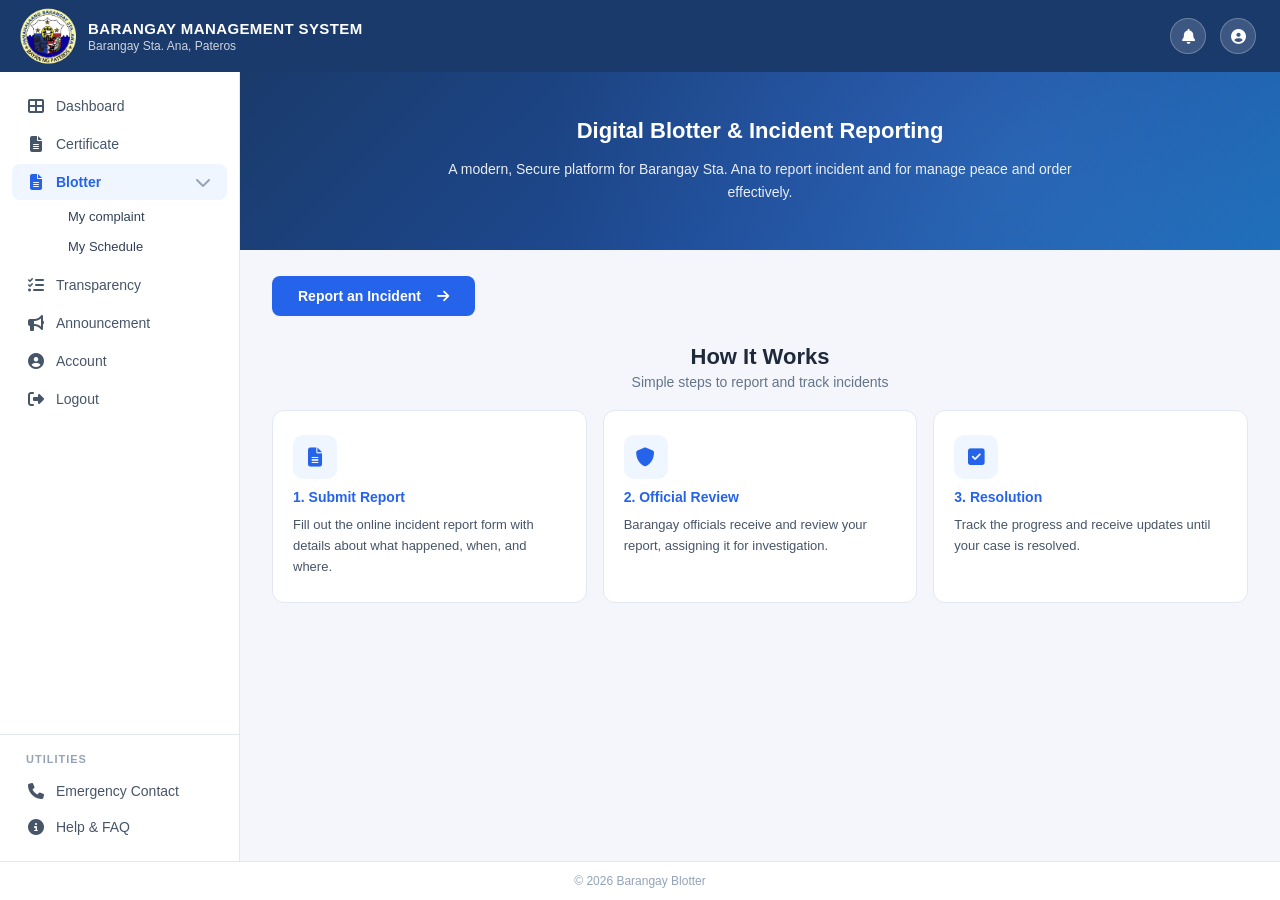
<file: Resident.html>
<!DOCTYPE html>
<html lang="en">
<head>
  <meta charset="UTF-8"/>
  <meta name="viewport" content="width=device-width, initial-scale=1.0"/>
  <title>Barangay Management System</title>
  <link rel="stylesheet" href="https://cdnjs.cloudflare.com/ajax/libs/font-awesome/6.5.0/css/all.min.css"/>
  <link rel="stylesheet" href="css/Resident.css">
  
</head>
<body>


<header>
  <div class="header-left">
    <div class="logo-circle"><img src="assets/Santa ANA logo - Edited - Edited.png" alt="Santa Ana Logo"></div>
    <div>
      <div class="header-title">BARANGAY MANAGEMENT SYSTEM</div>
      <div class="header-sub">Barangay Sta. Ana, Pateros</div>
    </div>
  </div>
  <div class="header-right">
    <span class="header-label">
      <span class="hl-default"></span>
      <span class="hl-complaint">My compliant</span>
      <span class="hl-schedule">Complaints Schedule</span>
    </span>
    <a href="#" class="icon-btn"><i class="fa fa-bell"></i></a>
    <a href="#" class="icon-btn"><i class="fa fa-circle-user"></i></a>
  </div>
</header>

<div class="body-wrap">

  
  <aside>
    <nav>
      <a href="#" class="nav-link"><i class="fa fa-table-cells-large"></i> Dashboard</a>
      <a href="#" class="nav-link"><i class="fa fa-file-lines"></i> Certificate</a>

      <a href="#home" class="nav-blotter">
        <i class="fa fa-file-alt"></i>
        <span style="flex:1">Blotter</span>
        <span class="chevron"><i class="fa fa-chevron-down"></i></span>
      </a>
      <div class="sub-nav">
        <a href="#my-complaints" class="sub-link-complaint">My complaint</a>
        <a href="#my-schedule"   class="sub-link-schedule">My Schedule</a>
      </div>

      <a href="#" class="nav-link"><i class="fa fa-list-check"></i> Transparency</a>
      <a href="#" class="nav-link"><i class="fa fa-bullhorn"></i> Announcement</a>
      <a href="#" class="nav-link"><i class="fa fa-circle-user"></i> Account</a>
      <a href="#" class="nav-link"><i class="fa fa-right-from-bracket"></i> Logout</a>
    </nav>
    <div class="utilities">
      <div class="util-title">Utilities</div>
      <a href="#" class="nav-link"><i class="fa fa-phone"></i> Emergency Contact</a>
      <a href="#" class="nav-link"><i class="fa fa-circle-info"></i> Help &amp; FAQ</a>
    </div>
  </aside>

 
  <main>

    
    <div class="view" id="home">
      <div class="hero">
        <div class="hero-content">
          <h2>Digital Blotter &amp; Incident Reporting</h2>
          <p>A modern, Secure platform for Barangay Sta. Ana to report incident and for manage peace and order effectively.</p>
        </div>
      </div>

      <a href="#step1" class="report-btn">
        Report an Incident &nbsp;<i class="fa fa-arrow-right"></i>
      </a>

      <h3 class="section-title">How It Works</h3>
      <p class="section-sub">Simple steps to report and track incidents</p>

      <div class="cards">
        <div class="card">
          <div class="card-icon"><i class="fa fa-file-lines"></i></div>
          <div class="card-label">1. Submit Report</div>
          <p class="card-desc">Fill out the online incident report form with details about what happened, when, and where.</p>
        </div>
        <div class="card">
          <div class="card-icon"><i class="fa fa-shield"></i></div>
          <div class="card-label">2. Official Review</div>
          <p class="card-desc">Barangay officials receive and review your report, assigning it for investigation.</p>
        </div>
        <div class="card">
          <div class="card-icon"><i class="fa fa-square-check"></i></div>
          <div class="card-label">3. Resolution</div>
          <p class="card-desc">Track the progress and receive updates until your case is resolved.</p>
        </div>
      </div>
    </div>

    <div class="view" id="my-complaints">
      <div class="page-wrap">
        <div class="page-header">
          <div>
            <div class="page-title">My Complaints</div>
            <div class="page-subtitle">View all incident reports</div>
          </div>
          <a href="#step1" class="btn btn-primary">New Report &nbsp;<i class="fa fa-plus"></i></a>
        </div>

        <div class="filter-bar">
          <div class="search-wrap">
            <i class="fa fa-search"></i>
            <input type="text" placeholder="Search by ID"/>
          </div>
          <select class="filter-select">
            <option>All Types</option>
            <option>Pisikal na Pananakit</option>
            <option>Pagnanakaw</option>
            <option>Karahasang Domestiko</option>
          </select>
          <select class="filter-select">
            <option>All Status</option>
            <option>Investigating</option>
            <option>Resolved</option>
            <option>Pending</option>
          </select>
        </div>

        
        <div class="table-wrap">
          <table>
            <thead>
              <tr>
                <th>Blotter ID</th>
                <th>Incident Type</th>
                <th>Status</th>
                <th></th>
              </tr>
            </thead>
            <tbody>
              <tr>
                <td>BLT-2026-0001</td>
                <td>Pisikal na Pananakit</td>
                <td><span class="badge badge-red">Investigating</span></td>
                <td><a href="#modal-0001" class="btn-outline"><i class="fa fa-circle-info"></i> View Details</a></td>
              </tr>
              <tr>
                <td>BLT-2026-0002</td>
                <td>Pagnanakaw</td>
                <td><span class="badge badge-green">Resolved</span></td>
                <td><a href="#modal-0002" class="btn-outline"><i class="fa fa-circle-info"></i> View Details</a></td>
              </tr>
            </tbody>
          </table>
        </div>
      </div>
    </div>

    
    <div class="view" id="my-schedule">
      <div class="page-wrap">
        <div class="page-header">
          <div>
            <div class="page-title">Complaint Schedule</div>
            <div class="page-subtitle">Schedule hearing dates</div>
          </div>
          <a href="#step1" class="btn btn-primary">New Report &nbsp;<i class="fa fa-plus"></i></a>
        </div>

        <div class="table-wrap">
          <table>
            <thead>
              <tr>
                <th>Blotter ID</th>
                <th>Incident Type</th>
                <th>Date and Time</th>
                <th>Location</th>
              </tr>
            </thead>
            <tbody>
              <tr>
                <td>BLT-2026-0001</td>
                <td>Pisikal na Pananakit</td>
                <td>May 2, 2026 &nbsp; 2:00PM</td>
                <td>Barangay Hall Main Office</td>
              </tr>
              <tr>
                <td>BLT-2026-0002</td>
                <td>Pagnanakaw</td>
                <td>May 3, 2026 &nbsp; 1:00PM</td>
                <td>Barangay Hall Main Office</td>
              </tr>
            </tbody>
          </table>
        </div>
      </div>
    </div>


    <div class="view" id="step1">
      <div class="step-bar">
        <div class="step-item">
          <div class="step-circle active">1</div>
          <div class="step-line"></div>
        </div>
        <div class="step-item">
          <div class="step-circle">2</div>
          <div class="step-line"></div>
        </div>
        <div class="step-item">
          <div class="step-circle">3</div>
        </div>
      </div>
      <div class="form-wrap">
        <div class="letterhead">
          <div>Republic of the Philippines</div>
          <div>National Capital Region</div>
          <div>Municipality of Pateros</div>
          <div>Barangay Sta. Ana</div>
        </div>
        <div class="form-row">
          <div class="half-col">
            <label class="field-label">Bilang ng blotter entry</label>
            <input type="text" placeholder="Auto-generated upon submission" disabled/>
          </div>
          <div class="half-col">
            <label class="field-label">Petsa at oras ng pag-uulat</label>
            <input type="text" placeholder="Petsa at oras ng pag-uulat"/>
          </div>
        </div>
        <div class="section-header">NAG-UULAT NA TAO</div>
        <div class="form-row">
          <div class="half-col">
            <label class="field-label">Pangalan</label>
            <input type="text" placeholder="Buong Pangalan"/>
          </div>
          <div class="half-col">
            <label class="field-label">Telepono</label>
            <input type="tel" placeholder="Numero ng cellphone o landline"/>
          </div>
        </div>
        <div class="form-row">
          <div class="full-col">
            <label class="field-label">Tirahan</label>
            <input type="text" placeholder="Kumpletong address"/>
          </div>
          <div class="half-col">
            <label class="field-label">Ugnayan sa Insidente</label>
            <input type="text" placeholder="Hal. biktima, saksi, kamag-anak"/>
          </div>
        </div>
        <div class="section-header">INAANGKIN NA NASASANGKOT (RESPONDENT)</div>
        <div class="form-row">
          <div class="half-col">
            <label class="field-label">Pangalan</label>
            <input type="text" placeholder="Buong Pangalan"/>
          </div>
          <div class="half-col">
            <label class="field-label">Telepono</label>
            <input type="tel" placeholder="Numero ng cellphone o landline"/>
          </div>
        </div>
        <div class="form-row">
          <div style="flex:1">
            <label class="field-label">Tirahan</label>
            <input type="text" placeholder="Kumpletong address" style="width:100%"/>
          </div>
        </div>
        <div class="section-header">URI NG INSIDENTE</div>
        <div class="check-grid">
          <label class="check-label"><input type="checkbox"/> Pisikal na Pananakit</label>
          <label class="check-label"><input type="checkbox"/> Pagnanakaw</label>
          <label class="check-label"><input type="checkbox"/> Karahasang Domestiko</label>
          <label class="check-label"><input type="checkbox"/> Panlalait o Paninira</label>
          <label class="check-label"><input type="checkbox"/> Pagsalakay sa Ari-arian</label>
          <label class="check-label"><input type="checkbox"/> Paninira ng Ari-arian</label>
          <label class="check-label">
            <input type="checkbox"/> iba pa
            <input type="text" class="iba-input" placeholder="Ilagay dito"/>
          </label>
        </div>
        <div class="form-actions">
          <div class="left-btns"></div>
          <div class="right-btns">
            <a href="#step2" class="btn btn-primary">NEXT <i class="fa fa-arrow-right"></i></a>
          </div>
        </div>
      </div>
    </div>

 
    <div class="view" id="step2">
      <div class="step-bar">
        <div class="step-item">
          <div class="step-circle done"><i class="fa fa-check" style="font-size:11px"></i></div>
          <div class="step-line done"></div>
        </div>
        <div class="step-item">
          <div class="step-circle active">2</div>
          <div class="step-line"></div>
        </div>
        <div class="step-item">
          <div class="step-circle">3</div>
        </div>
      </div>
      <div class="form-wrap">
        <div class="form-row">
          <div style="flex:1">
            <label class="field-label">Lugar ng Pangyayari:</label>
            <input type="text" placeholder="Ilagay kung saan ng yari ang insidente o eksaktong lugar"/>
          </div>
        </div>
        <div class="form-row">
          <div class="half-col">
            <label class="field-label">Petsa at oras ng pangyayari:</label>
            <input type="text" placeholder="Ilagay ang etsa at oras ng pangyayari"/>
          </div>
        </div>
        <div class="form-row">
          <div style="flex:1">
            <label class="field-label">Detalye ng Insidente:</label>
            <textarea placeholder="Ikwento nang buo ang nangyari"></textarea>
          </div>
        </div>
        <div class="section-header">AKSYONG ISINAGAWA NG MGA OPISYAL NG BARANGAY</div>
        <div class="check-grid check-col">
          <label class="check-label"><input type="checkbox"/> Iskedyul ng Mediasyon</label>
          <label class="check-label"><input type="checkbox"/> Inirefer sa Pulisya</label>
          <label class="check-label"><input type="checkbox"/> Inirefer sa DSWD</label>
          <label class="check-label"><input type="checkbox"/> Nagbigay ng Babala</label>
          <label class="check-label">
            <input type="checkbox"/> Iba pa:
            <input type="text" class="iba-input" placeholder="Ilagay dito"/>
          </label>
        </div>
        <div class="form-actions">
          <div class="left-btns">
            <a href="#step1" class="btn btn-secondary"><i class="fa fa-arrow-left"></i> Prev</a>
          </div>
          <div class="right-btns">
            <a href="#step3" class="btn btn-primary">Next <i class="fa fa-arrow-right"></i></a>
          </div>
        </div>
      </div>
    </div>

 
    <div class="view" id="step3">
      <div class="step-bar">
        <div class="step-item">
          <div class="step-circle done"><i class="fa fa-check" style="font-size:11px"></i></div>
          <div class="step-line done"></div>
        </div>
        <div class="step-item">
          <div class="step-circle done"><i class="fa fa-check" style="font-size:11px"></i></div>
          <div class="step-line done"></div>
        </div>
        <div class="step-item">
          <div class="step-circle active">3</div>
        </div>
      </div>
      <div class="form-wrap">
        <div class="official-section">
          <div class="official-label">PANGALAN AT LAGDA NG OPISYAL NA TUMANGGAP NG ULAT:</div>
          <div class="sig-box">
            <svg width="160" height="80" viewBox="0 0 160 80" xmlns="http://www.w3.org/2000/svg">
              <path d="M15,62 Q25,18 48,48 Q58,63 68,28 Q78,8 100,38 Q116,54 128,33 Q138,22 152,18"
                fill="none" stroke="#1e293b" stroke-width="2.2" stroke-linecap="round"/>
            </svg>
            <div class="sig-name">Juan Dela Cruz</div>
          </div>
        </div>
        <div class="upload-block">
          <div class="upload-block-title">LAGDA NG NAG-UULAT:</div>
          <div class="upload-block-sub">Piliin ang File (Choose File button para mag-upload ng picture ng pirma)</div>
          <div class="upload-row">
            <input type="file" accept="image/*" style="max-width:300px"/>
            <a href="#" class="btn btn-primary btn-sm">Idagdag ang Lagda</a>
          </div>
          <div class="upload-hint">I-click ang "Idagdag ang Lagda" para lumabas ang larawan ng pirma sa form</div>
        </div>
        <div class="upload-block">
          <div class="upload-block-title">Mga Kalakip na Dokumento/Ebidensya</div>
          <div class="upload-block-sub">Mag-upload ng anumang dokumento, larawan, video, o audio file bilang suporta (opsyonal)</div>
          <div class="evidence-row">
            <input type="file" multiple/>
            <span style="color:var(--muted)"><i class="fa fa-upload"></i></span>
          </div>
          <div class="upload-hint">(Max 10MB each)</div>
        </div>
        <div class="form-actions">
          <div class="left-btns">
            <a href="#step2" class="btn btn-secondary"><i class="fa fa-arrow-left"></i> Prev</a>
            <a href="#"      class="btn btn-gray btn-sm"><i class="fa fa-floppy-disk"></i></a>
          </div>
          <div class="right-btns">
            <a href="#my-complaints" class="btn btn-danger">Cancel</a>
            <a href="#my-complaints" class="btn btn-success">Submit</a>
          </div>
        </div>
      </div>
    </div>

  </main>
</div>


<div class="modal-overlay" id="modal-0001">
  <div class="modal">
    <div class="modal-header">
      <h3>Blotter Report</h3>
      <a href="#my-complaints" class="modal-close">✕</a>
    </div>
    <div class="modal-body">
      <table class="modal-table">
        <thead>
          <tr>
            <th>Blotter ID</th>
            <th>Complainant</th>
            <th>Respondents</th>
            <th>Incident Type</th>
            <th>Location of Incident</th>
          </tr>
        </thead>
        <tbody>
          <tr>
            <td>BLT-2026-0001</td>
            <td>Juan Luna Dela Cruz</td>
            <td>Jessie Santos</td>
            <td>Pisikal na panakit</td>
            <td>Alley 1 P Rosales St.</td>
          </tr>
          <tr>
            <th>Complainant Phone #</th>
            <th></th>
            <th>Respondent Phone #</th>
            <th></th>
            <th>Respondent Address</th>
          </tr>
          <tr>
            <td>09223151232</td>
            <td></td>
            <td>093215129741</td>
            <td></td>
            <td>Blk 1 Lot 33 Alley 2</td>
          </tr>
          <tr class="desc-row">
            <td colspan="5">
              <div class="modal-desc-box">Description</div>
            </td>
          </tr>
        </tbody>
      </table>
    </div>
  </div>
</div>


<div class="modal-overlay" id="modal-0002">
  <div class="modal">
    <div class="modal-header">
      <h3>Blotter Report</h3>
      <a href="#my-complaints" class="modal-close">✕</a>
    </div>
    <div class="modal-body">
      <table class="modal-table">
        <thead>
          <tr>
            <th>Blotter ID</th>
            <th>Complainant</th>
            <th>Respondents</th>
            <th>Incident Type</th>
            <th>Location of Incident</th>
          </tr>
        </thead>
        <tbody>
          <tr>
            <td>BLT-2026-0002</td>
            <td>Maria Santos</td>
            <td>Pedro Reyes</td>
            <td>Pagnanakaw</td>
            <td>Blk 5 Lot 12 Sta. Ana</td>
          </tr>
          <tr>
            <th>Complainant Phone #</th>
            <th></th>
            <th>Respondent Phone #</th>
            <th></th>
            <th>Respondent Address</th>
          </tr>
          <tr>
            <td>09171234567</td>
            <td></td>
            <td>09281234567</td>
            <td></td>
            <td>Blk 3 Lot 7 Alley 4</td>
          </tr>
          <tr class="desc-row">
            <td colspan="5">
              <div class="modal-desc-box">Description</div>
            </td>
          </tr>
        </tbody>
      </table>
    </div>
  </div>
</div>

<footer>© 2026 Barangay Blotter</footer>

</body>
</html>
</file>
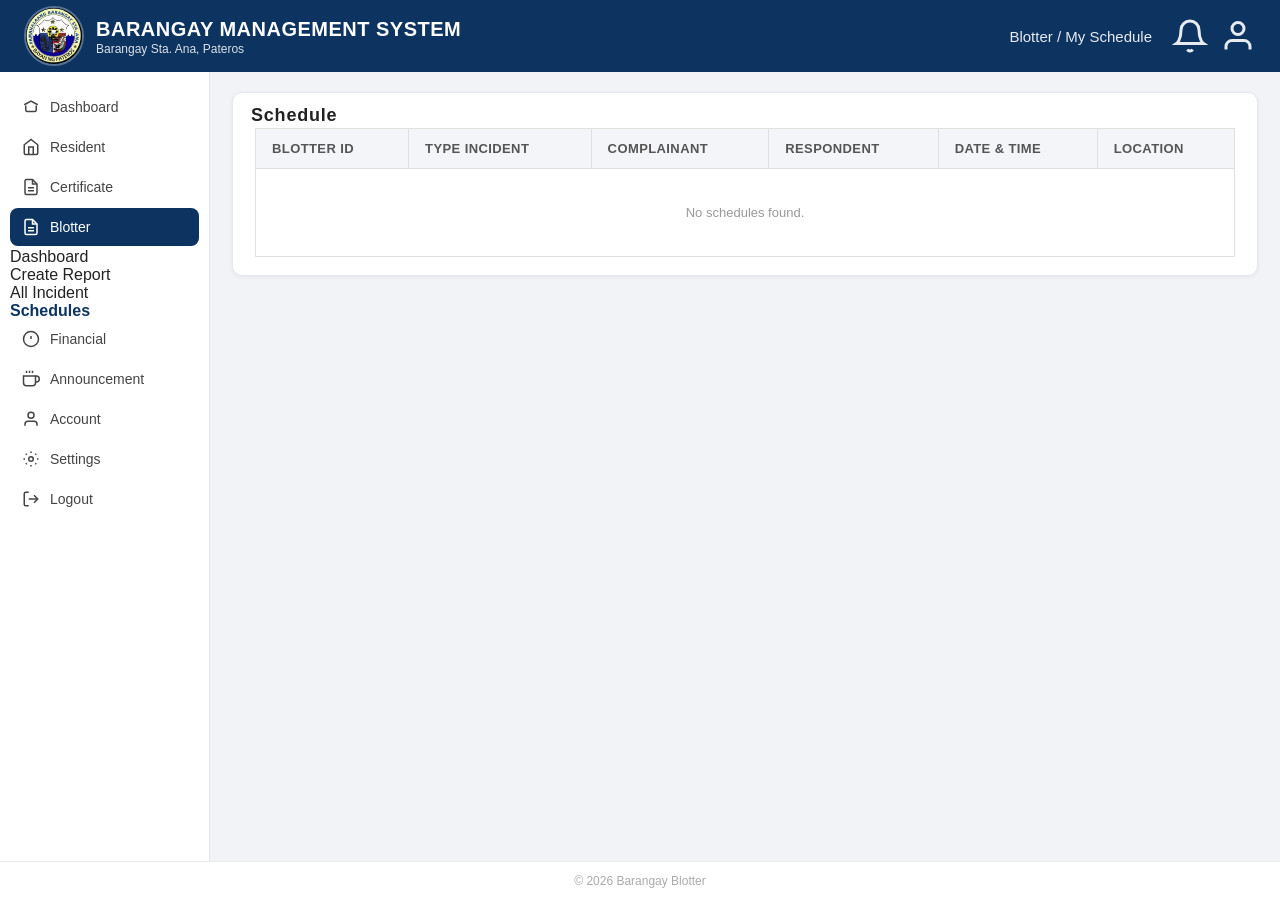
<file: Schedules.html>
<!DOCTYPE html>
<html lang="en">
<head>
    <meta charset="UTF-8" />
    <meta name="viewport" content="width=device-width, initial-scale=1.0" />
    <title>Barangay Management System</title>
    <link rel="stylesheet" href="styles.css" />
</head>
<body>
    <!-- ========== HEADER ========== -->
    <div class="header">
        <div class="header-left">
            <button class="hamburger" id="hamburgerBtn" aria-label="Open menu">
                <svg viewBox="0 0 24 24" fill="none" stroke="currentColor" stroke-width="2" stroke-linecap="round">
                    <line x1="3" y1="6" x2="21" y2="6" />
                    <line x1="3" y1="12" x2="21" y2="12" />
                    <line x1="3" y1="18" x2="21" y2="18" />
                </svg>
            </button>
            <img class="logo-img" src="images/barangay logo.jpg" alt="Barangay Logo" />
            <div class="header-title">
                <h1>BARANGAY MANAGEMENT SYSTEM</h1>
                <p>Barangay Sta. Ana, Pateros</p>
            </div>
        </div>
        <div class="header-right">
            <span class="breadcrumb" id="breadcrumbText">Blotter / My Schedule</span>
            <div class="header-icons">
                <button class="icon-btn">
                    <svg viewBox="0 0 24 24" fill="none" stroke="currentColor" stroke-width="2">
                        <path d="M18 8A6 6 0 0 0 6 8c0 7-3 9-3 9h18s-3-2-3-9" />
                        <path d="M13.73 21a2 2 0 0 1-3.46 0" />
                    </svg>
                </button>
                <button class="icon-btn">
                    <svg viewBox="0 0 24 24" fill="none" stroke="currentColor" stroke-width="2">
                        <path d="M20 21v-2a4 4 0 0 0-4-4H8a4 4 0 0 0-4 4v2" />
                        <circle cx="12" cy="7" r="4" />
                    </svg>
                </button>
            </div>
        </div>
    </div>

    <!-- ========== SIDEBAR OVERLAY ========== -->
    <div class="sidebar-overlay" id="sidebarOverlay"></div>

    <!-- ========== LAYOUT ========== -->
    <div class="layout">

        <!-- ===== SIDEBAR ===== -->
        <div class="sidebar">
            <div class="nav-item">
                <svg viewBox="0 0 24 24" fill="none" stroke="currentColor" stroke-width="2">
                    <polyline points="3 9 12 4 21 9" />
                    <path d="M5 10v6a2 2 0 0 0 2 2h10a2 2 0 0 0 2-2v-6" />
                </svg>
                Dashboard
            </div>
            <div class="nav-item">
                <svg viewBox="0 0 24 24" fill="none" stroke="currentColor" stroke-width="2">
                    <path d="M3 9l9-7 9 7v11a2 2 0 0 1-2 2H5a2 2 0 0 1-2-2z" />
                    <polyline points="9 22 9 12 15 12 15 22" />
                </svg>
                Resident
            </div>
            <div class="nav-item">
                <svg viewBox="0 0 24 24" fill="none" stroke="currentColor" stroke-width="2">
                    <path d="M14 2H6a2 2 0 0 0-2 2v16a2 2 0 0 0 2 2h12a2 2 0 0 0 2-2V8z" />
                    <polyline points="14 2 14 8 20 8" />
                    <line x1="16" y1="13" x2="8" y2="13" />
                    <line x1="16" y1="17" x2="8" y2="17" />
                </svg>
                Certificate
            </div>
            <div class="nav-item active">
                <svg viewBox="0 0 24 24" fill="none" stroke="currentColor" stroke-width="2">
                    <path d="M14 2H6a2 2 0 0 0-2 2v16a2 2 0 0 0 2 2h12a2 2 0 0 0 2-2V8z" />
                    <polyline points="14 2 14 8 20 8" />
                    <line x1="16" y1="13" x2="8" y2="13" />
                    <line x1="16" y1="17" x2="8" y2="17" />
                </svg>
                Blotter
            </div>
            <div class="submenu">
                <div class="sub-item" id="subDashboard">Dashboard</div>
                <div class="sub-item" id="subCreateReport">Create Report</div>
                <div class="sub-item" id="subAllIncident">All Incident</div>
                <div class="sub-item" id="subSchedules" style="font-weight:600;color:#0d3461;">Schedules</div>
            </div>
            <div class="nav-divider"></div>
            <div class="nav-item">
                <svg viewBox="0 0 24 24" fill="none" stroke="currentColor" stroke-width="2">
                    <circle cx="12" cy="12" r="10" />
                    <line x1="12" y1="8" x2="12" y2="12" />
                    <line x1="12" y1="16" x2="12.01" y2="16" />
                </svg>
                Financial
            </div>
            <div class="nav-item">
                <svg viewBox="0 0 24 24" fill="none" stroke="currentColor" stroke-width="2">
                    <path d="M18 8h1a4 4 0 0 1 0 8h-1" />
                    <path d="M2 8h16v9a4 4 0 0 1-4 4H6a4 4 0 0 1-4-4V8z" />
                    <line x1="6" y1="1" x2="6" y2="4" />
                    <line x1="10" y1="1" x2="10" y2="4" />
                    <line x1="14" y1="1" x2="14" y2="4" />
                </svg>
                Announcement
            </div>
            <div class="nav-item">
                <svg viewBox="0 0 24 24" fill="none" stroke="currentColor" stroke-width="2">
                    <path d="M20 21v-2a4 4 0 0 0-4-4H8a4 4 0 0 0-4 4v2" />
                    <circle cx="12" cy="7" r="4" />
                </svg>
                Account
            </div>
            <div class="nav-item">
                <svg viewBox="0 0 24 24" fill="none" stroke="currentColor" stroke-width="2">
                    <circle cx="12" cy="12" r="3" />
                    <path d="M19.07 4.93l-1.41 1.41M4.93 4.93l1.41 1.41M19.07 19.07l-1.41-1.41M4.93 19.07l1.41-1.41M12 2v2M12 20v2M2 12h2M20 12h2" />
                </svg>
                Settings
            </div>
            <div class="nav-divider"></div>
            <div class="nav-item">
                <svg viewBox="0 0 24 24" fill="none" stroke="currentColor" stroke-width="2">
                    <path d="M9 21H5a2 2 0 0 1-2-2V5a2 2 0 0 1 2-2h4" />
                    <polyline points="16 17 21 12 16 7" />
                    <line x1="21" y1="12" x2="9" y2="12" />
                </svg>
                Logout
            </div>
        </div>

        <!-- ===== MAIN CONTENT ===== -->
        <div class="main">

            <!-- ===== SCHEDULE SECTION (Active) ===== -->
            <div id="scheduleSection">
                <div class="section-box">
                    <div class="section-header" style="background:transparent;color:#333;padding:12px 18px 0px;">
                        <h3 style="font-weight:700;margin-bottom:2px;font-size:18px;color:#222;">Schedule</h3>
                    </div>
                    <div style="padding:0 18px 18px;">
                        <div class="table-wrap" style="padding:0 4px;">
                            <table style="border:1px solid #e0e0e0;">
                                <thead>
                                    <tr style="background:#0d3461;color:white;">
                                        <th style="padding:12px 16px;border:1px solid #e0e0e0;font-size:13px;font-weight:600;">Blotter ID</th>
                                        <th style="padding:12px 16px;border:1px solid #e0e0e0;font-size:13px;font-weight:600;">Type Incident</th>
                                        <th style="padding:12px 16px;border:1px solid #e0e0e0;font-size:13px;font-weight:600;">Complainant</th>
                                        <th style="padding:12px 16px;border:1px solid #e0e0e0;font-size:13px;font-weight:600;">Respondent</th>
                                        <th style="padding:12px 16px;border:1px solid #e0e0e0;font-size:13px;font-weight:600;">Date & Time</th>
                                        <th style="padding:12px 16px;border:1px solid #e0e0e0;font-size:13px;font-weight:600;">Location</th>
                                    </tr>
                                </thead>
                                <tbody>
                                    <tr>
                                        <td colspan="6" style="text-align:center;padding:36px 12px;color:#999;border:1px solid #e0e0e0;font-size:13px;">
                                            No schedules found.
                                        </td>
                                    </tr>
                                </tbody>
                            </table>
                        </div>
                    </div>
                </div>
            </div>

        </div>
    </div>

    <!-- ========== FOOTER ========== -->
    <div class="footer">© 2026 Barangay Blotter</div>

    <script src="script.js"></script>
</body>
</html>
</file>
<file: styles.css>
/* ===== RESET & BASE ===== */
* {
    margin: 0;
    padding: 0;
    box-sizing: border-box;
}

body {
    font-family: 'Segoe UI', sans-serif;
    background: #f1f3f6;
    color: #222;
    height: 100vh;
    display: flex;
    flex-direction: column;
}

/* ===== HEADER ===== */
.header {
    background: #0d3461;
    color: white;
    padding: 0 24px;
    height: 72px;
    display: flex;
    align-items: center;
    justify-content: space-between;
    flex-shrink: 0;
}

.header-left {
    display: flex;
    align-items: center;
    gap: 12px;
}

.logo-img {
    width: 60px;
    height: 60px;
    border-radius: 50%;
    object-fit: cover;
    border: 2px solid rgba(255, 255, 255, 0.3);
}

.header-title h1 {
    font-size: 20px;
    font-weight: 700;
    letter-spacing: 0.5px;
    line-height: 1.2;
}

.header-title p {
    font-size: 12px;
    opacity: 0.85;
    margin-top: 1px;
}

.header-right {
    display: flex;
    align-items: center;
    gap: 20px;
}

.breadcrumb {
    font-size: 15px;
    font-weight: 500;
    opacity: 0.9;
}

.header-icons {
    display: flex;
    gap: 12px;
}

.icon-btn {
    background: none;
    border: none;
    color: white;
    font-size: 20px;
    cursor: pointer;
    opacity: 0.9;
    display: flex;
    align-items: center;
    justify-content: center;
    width: 36px;
    height: 36px;
    border-radius: 50%;
    transition: background 0.2s;
}

.icon-btn:hover {
    background: rgba(255, 255, 255, 0.15);
}

/* ===== LAYOUT ===== */
.layout {
    display: flex;
    flex: 1;
    overflow: hidden;
}

/* ===== SIDEBAR ===== */
.sidebar {
    width: 210px;
    background: white;
    border-right: 1px solid #e0e4ea;
    padding: 16px 10px;
    overflow-y: auto;
    flex-shrink: 0;
}

.nav-item {
    display: flex;
    align-items: center;
    gap: 10px;
    padding: 10px 12px;
    border-radius: 8px;
    cursor: pointer;
    color: #444;
    font-size: 14px;
    font-weight: 500;
    transition: all 0.2s;
    margin-bottom: 2px;
}

.nav-item:hover {
    background: #f0f4ff;
    color: #0d3461;
}

.nav-item svg {
    width: 18px;
    height: 18px;
    flex-shrink: 0;
}

.nav-item.active {
    background: #0d3461;
    color: white;
}

.nav-item.active svg {
    color: white;
}

/* ===== MAIN ===== */
.main {
    flex: 1;
    padding: 20px 22px;
    overflow-y: auto;
}

/* ===== STAT CARDS ===== */
.stats-row {
    display: flex;
    gap: 18px;
    margin-bottom: 20px;
}

.stat-card {
    flex: 1;
    background: white;
    border-radius: 10px;
    border: 1px solid #e4e8ef;
    padding: 18px 22px;
    display: flex;
    justify-content: space-between;
    align-items: center;
    box-shadow: 0 1px 4px rgba(0, 0, 0, 0.06);
}

.stat-label {
    font-size: 13px;
    color: #666;
    margin-bottom: 6px;
}

.stat-val {
    font-size: 36px;
    font-weight: 700;
    line-height: 1;
}

.stat-val.orange {
    color: #f57c00;
}

.stat-val.teal {
    color: #26c6da;
}

.small-stat {
    font-size: 28px !important;
}

/* ===== TABS ===== */
.tabs-container {
    display: flex;
    gap: 0;
    margin-bottom: 20px;
    background: #e5e7eb;
    border-radius: 8px;
    padding: 4px;
    display: inline-flex;
}

.tab-btn {
    background: transparent;
    border: none;
    padding: 10px 24px;
    font-size: 14px;
    font-weight: 600;
    color: #666;
    cursor: pointer;
    border-radius: 6px;
    transition: all 0.2s;
}

.tab-btn:hover {
    color: #0d3461;
}

.tab-btn.active {
    background: white;
    color: #222;
    box-shadow: 0 1px 3px rgba(0, 0, 0, 0.1);
}

/* ===== SECTION BOX ===== */
.section-box {
    background: white;
    border-radius: 10px;
    border: 1px solid #e4e8ef;
    overflow: hidden;
    margin-bottom: 18px;
    box-shadow: 0 1px 4px rgba(0, 0, 0, 0.06);
}

.section-header {
    background: #0d3461;
    color: white;
    padding: 13px 18px;
    font-size: 14px;
    font-weight: 700;
    letter-spacing: 0.8px;
}

/* ===== TABLE ===== */
.table-wrap {
    overflow-x: auto;
}

table {
    width: 100%;
    border-collapse: collapse;
    font-size: 13px;
}

th {
    background: #f3f5f8;
    padding: 10px 12px;
    text-align: left;
    font-size: 11px;
    font-weight: 700;
    color: #555;
    text-transform: uppercase;
    letter-spacing: 0.4px;
    border-bottom: 2px solid #e4e8ef;
    white-space: nowrap;
}

td {
    padding: 10px 12px;
    border-bottom: 1px solid #eef0f4;
    color: #333;
    white-space: nowrap;
}

tr:hover td {
    background: #f9fbff;
}

/* ===== ROLE BADGES (Uniform Size) ===== */
.role-badge {
    display: inline-block;
    padding: 3px 0;
    border-radius: 20px;
    font-size: 11px;
    font-weight: 700;
    text-transform: uppercase;
    letter-spacing: 0.3px;
    width: 90px;            /* Fixed width for uniformity */
    text-align: center;
}

.role-badge.admin {
    background: #222;
    color: white;
}

.role-badge.captain {
    background: #0d3461;
    color: white;
}

.role-badge.staff {
    background: #9e9e9e;
    color: white;
}

.role-badge.complainant {
    background: #eee;
    color: #555;
}

/* ===== STATUS BADGE ===== */
.status-badge {
    display: inline-block;
    padding: 3px 14px;
    border-radius: 20px;
    font-size: 11px;
    font-weight: 700;
    text-transform: uppercase;
    letter-spacing: 0.3px;
    min-width: 80px;
    text-align: center;
    transition: all 0.3s;
}

.status-badge.active {
    background: #d4edda;
    color: #155724;
}

.status-badge.inactive {
    background: #e0e0e0;
    color: #666;
}

/* ===== TOGGLE SWITCH ===== */
.toggle-switch {
    position: relative;
    display: inline-block;
    width: 38px;
    height: 20px;
    cursor: pointer;
}

.toggle-switch input {
    opacity: 0;
    width: 0;
    height: 0;
}

.toggle-switch .slider {
    position: absolute;
    cursor: pointer;
    top: 0;
    left: 0;
    right: 0;
    bottom: 0;
    background-color: #ccc;
    transition: .4s;
    border-radius: 34px;
}

.toggle-switch .slider:before {
    position: absolute;
    content: "";
    height: 14px;
    width: 14px;
    left: 3px;
    bottom: 3px;
    background-color: white;
    transition: .4s;
    border-radius: 50%;
}

.toggle-switch input:checked + .slider {
    background-color: #0d3461;
}

.toggle-switch input:checked + .slider:before {
    transform: translateX(18px);
}

/* ===== ACTION CELL ===== */
.action-cell {
    display: flex;
    gap: 12px;
    align-items: center;
}

.delete-icon {
    color: #d32f2f;
    cursor: pointer;
    padding: 4px;
    border-radius: 4px;
    transition: background 0.2s;
    display: flex;
    align-items: center;
    justify-content: center;
}

.delete-icon:hover {
    background: #ffebee;
}

/* ===== SEARCH ===== */
.search-wrap {
    position: relative;
}

.search-icon {
    position: absolute;
    right: 12px;
    top: 50%;
    transform: translateY(-50%);
    pointer-events: none;
}

/* ===== SETTING CARD ===== */
.setting-card {
    display: flex;
    justify-content: space-between;
    align-items: center;
    padding: 16px 18px;
    border: 1px solid #e4e8ef;
    border-radius: 8px;
    margin-bottom: 12px;
    background: white;
}

.setting-info h4 {
    font-size: 14px;
    font-weight: 600;
    margin-bottom: 2px;
}

.setting-info p {
    font-size: 12px;
    color: #777;
}

/* ===== DATABASE ===== */
.backup-cards-container {
    display: flex;
    gap: 20px;
    margin-bottom: 20px;
}

.backup-card {
    flex: 1;
    padding: 20px;
    border: 1px solid #e4e8ef;
    border-radius: 8px;
    background: white;
}

.backup-card h4 {
    font-size: 15px;
    font-weight: 600;
    margin-bottom: 4px;
}

.backup-card p {
    font-size: 13px;
    color: #666;
    margin-bottom: 16px;
}

.btn-backup {
    width: 100%;
    background: #0d3461;
    color: white;
    border: none;
    padding: 10px;
    border-radius: 6px;
    font-weight: 600;
    cursor: pointer;
    display: flex;
    align-items: center;
    justify-content: center;
    gap: 6px;
}

.btn-backup:hover {
    background: #0a2a4f;
}

.btn-clear {
    width: 100%;
    background: #dc3545;
    color: white;
    border: none;
    padding: 10px;
    border-radius: 6px;
    font-weight: 600;
    cursor: pointer;
    display: flex;
    align-items: center;
    justify-content: center;
    gap: 6px;
}

.btn-clear:hover {
    background: #c9302c;
}

/* ===== DB STATS ===== */
.db-stats-box {
    background: #e3f2fd;
    border-radius: 8px;
    padding: 16px 20px;
    display: flex;
    justify-content: space-between;
    margin-bottom: 16px;
}

.db-stat {
    text-align: center;
}

.db-stat-label {
    font-size: 12px;
    color: #666;
}

.db-stat-value {
    font-size: 16px;
    font-weight: 600;
    color: #333;
}

/* ===== LOGS ===== */
.log-item {
    padding: 8px 12px;
    background: #f8f9fa;
    border-radius: 4px;
    margin-bottom: 4px;
}

/* ===== BUTTONS ===== */
.btn-save-settings {
    background: #0d3461;
    color: white;
    border: none;
    padding: 10px 40px;
    border-radius: 6px;
    font-weight: 600;
    cursor: pointer;
    width: 100%;
}

.btn-save-settings:hover {
    background: #0a2a4f;
}

/* ===== FOOTER ===== */
.footer {
    text-align: center;
    color: #aaa;
    font-size: 12px;
    padding: 12px;
    background: white;
    border-top: 1px solid #e8eaed;
    flex-shrink: 0;
}

/* ===== HAMBURGER ===== */
.hamburger {
    display: none;
    background: none;
    border: none;
    color: white;
    cursor: pointer;
    padding: 4px;
}

.hamburger svg {
    width: 24px;
    height: 24px;
}

.sidebar-overlay {
    display: none;
    position: fixed;
    inset: 0;
    background: rgba(0, 0, 0, 0.4);
    z-index: 90;
}

.sidebar-overlay.show {
    display: block;
}

/* ===== RESPONSIVE ===== */
@media (max-width: 768px) {
    body {
        height: auto;
        min-height: 100vh;
    }

    .header {
        padding: 0 14px;
        height: 60px;
    }

    .header-title h1 {
        font-size: 13px;
    }

    .header-title p {
        font-size: 10px;
    }

    .logo-img {
        width: 40px;
        height: 40px;
    }

    .breadcrumb {
        display: none;
    }

    .hamburger {
        display: flex;
        align-items: center;
        margin-right: 4px;
    }

    .layout {
        flex-direction: column;
        overflow: visible;
    }

    .sidebar {
        position: fixed;
        top: 0;
        left: -220px;
        height: 100vh;
        z-index: 100;
        transition: left 0.28s cubic-bezier(0.4, 0, 0.2, 1);
        padding-top: 72px;
    }

    .sidebar.open {
        left: 0;
        box-shadow: 4px 0 20px rgba(0, 0, 0, 0.18);
    }

    .main {
        padding: 14px 12px;
        overflow-y: visible;
    }

    .stats-row {
        flex-direction: column;
        gap: 10px;
    }

    .tabs-container {
        display: flex;
        flex-wrap: wrap;
        gap: 4px;
        width: 100%;
    }

    .tab-btn {
        flex: 1;
        text-align: center;
        padding: 8px;
        font-size: 12px;
    }

    .backup-cards-container {
        flex-direction: column;
    }

    .db-stats-box {
        flex-direction: column;
        gap: 8px;
    }

    .two-col {
        flex-direction: column;
    }
}
</file>
<file: css/kagawad.css>
*, *::before, *::after { box-sizing: border-box; margin: 0; padding: 0; }

    :root {
      --navy:       #1a3a6b;
      --blue:       #2563eb;
      --light-blue: #eff6ff;
      --border:     #e2e8f0;
      --text:       #1e293b;
      --muted:      #64748b;
      --subtle:     #475569;
      --green:      #16a34a;
      --red:        #dc2626;
      --yellow:     #d97706;
    }

    body {
      font-family: 'Segoe UI', Tahoma, Geneva, Verdana, sans-serif;
      min-height: 100vh;
      display: flex;
      flex-direction: column;
      background: #f4f6fb;
      color: var(--text);
    }


    header {
      background: var(--navy);
      color: #fff;
      display: flex;
      align-items: center;
      justify-content: space-between;
      padding: 0 24px;
      height: 72px;
      flex-shrink: 0;
      position: sticky;
      top: 0;
      z-index: 200;
    }
    .header-left { display: flex; align-items: center; gap: 14px; }
    .logo-circle {
      width: 50px; height: 50px; border-radius: 50%;
      background: rgba(255,255,255,0.15);
      border: 2px solid rgba(255,255,255,0.35);
      display: flex; align-items: center; justify-content: center; font-size: 22px;
    }
    .logo-circle img {
      width: 60px;
    }
    .header-title { font-weight: 700; font-size: 15px; letter-spacing: 0.4px; }
    .header-sub   { font-size: 12px; opacity: 0.78; margin-top: 2px; }
    .header-right { display: flex; align-items: center; gap: 14px; }
    .header-label { font-size: 14px; font-weight: 500; opacity: 0.92; }
    .icon-btn {
      background: rgba(255,255,255,0.15);
      border: 1px solid rgba(255,255,255,0.25);
      border-radius: 50%; width: 36px; height: 36px;
      display: flex; align-items: center; justify-content: center;
      color: #fff; font-size: 15px; text-decoration: none;
    }
    .icon-btn:hover { background: rgba(255,255,255,0.28); }


    .hl { display: none; }
    body:not(:has(:target))              .hl-investigate { display: inline; }
    body:has(#investigate:target)        .hl-investigate { display: inline; }
    body:has(#modal-0003:target)         .hl-investigate { display: inline; }
    body:has(#modal-0004:target)         .hl-investigate { display: inline; }
    body:has(#modal-0005:target)         .hl-investigate { display: inline; }
    body:has(#schedule:target)           .hl-schedule    { display: inline; }

    .body-wrap { display: flex; flex: 1; height: calc(100vh - 72px); overflow: hidden; }

    aside {
      width: 240px; background: #fff;
      border-right: 1px solid var(--border);
      display: flex; flex-direction: column;
      padding: 16px 0; overflow-y: auto; flex-shrink: 0;
    }
    nav { display: flex; flex-direction: column; gap: 2px; padding: 0 12px; }

    .nav-link {
      display: flex; align-items: center; gap: 10px;
      padding: 10px 14px; border-radius: 8px;
      text-decoration: none; font-size: 14px; color: var(--subtle);
      transition: background .15s;
    }
    .nav-link:hover { background: #f8fafc; color: var(--text); }
    .nav-link i { width: 20px; text-align: center; font-size: 16px; }

 
    .nav-blotter {
      display: flex; align-items: center; gap: 10px;
      padding: 10px 14px; border-radius: 8px;
      text-decoration: none; font-size: 14px; color: var(--subtle);
      transition: background .15s;
    }
    .nav-blotter i { width: 20px; text-align: center; font-size: 16px; }
    .nav-blotter:hover { background: #f8fafc; }

    body:not(:has(:target))          .nav-blotter,
    body:has(#investigate:target)    .nav-blotter,
    body:has(#schedule:target)       .nav-blotter,
    body:has(#modal-0003:target)     .nav-blotter,
    body:has(#modal-0004:target)     .nav-blotter,
    body:has(#modal-0005:target)     .nav-blotter {
      background: var(--light-blue); color: var(--blue); font-weight: 600;
    }

    .sub-nav { padding-left: 44px; display: flex; flex-direction: column; gap: 1px; margin-bottom: 4px; }
    .sub-link {
      padding: 7px 12px; font-size: 13px; color: #334155;
      text-decoration: none; border-radius: 6px; display: block;
    }
    .sub-link:hover { background: #f1f5f9; }

    .sub-investigate { padding: 7px 12px; font-size: 13px; color: #334155; text-decoration: none; border-radius: 6px; display: block; }
    .sub-schedule    { padding: 7px 12px; font-size: 13px; color: #334155; text-decoration: none; border-radius: 6px; display: block; }
    .sub-investigate:hover, .sub-schedule:hover { background: #f1f5f9; }

    body:not(:has(:target))          .sub-investigate,
    body:has(#investigate:target)    .sub-investigate,
    body:has(#modal-0003:target)     .sub-investigate,
    body:has(#modal-0004:target)     .sub-investigate,
    body:has(#modal-0005:target)     .sub-investigate {
      background: #dbeafe; color: var(--blue); font-weight: 600;
    }
    body:has(#schedule:target) .sub-schedule {
      background: #dbeafe; color: var(--blue); font-weight: 600;
    }

    .utilities { margin-top: auto; padding: 14px 12px 0; border-top: 1px solid var(--border); }


    main { flex: 1; overflow-y: auto; }
    .view { display: none; }
    .view:target { display: block; }
    body:not(:has(:target)) #investigate { display: block; }

  
    body:has(#modal-0003:target) #investigate,
    body:has(#modal-0004:target) #investigate,
    body:has(#modal-0005:target) #investigate { display: block; }


    .page-wrap { padding: 28px 32px; }
    .page-title { font-size: 22px; font-weight: 700; margin-bottom: 20px; }

 
    .card-wrap {
      background: #fff; border-radius: 10px;
      border: 1px solid var(--border); padding: 22px 22px 0;
    }
    .card-title { font-size: 16px; font-weight: 700; margin-bottom: 3px; }
    .card-sub   { font-size: 13px; color: var(--muted); margin-bottom: 14px; }
    .report-period { font-size: 13px; font-weight: 600; margin-bottom: 10px; color: var(--text); }

    .filter-bar { display: flex; align-items: center; gap: 12px; margin-bottom: 16px; flex-wrap: wrap; }
    .search-wrap {
      display: flex; align-items: center; gap: 8px;
      border: 1px solid var(--border); border-radius: 8px;
      padding: 8px 14px; background: #fff; flex: 1; max-width: 360px;
    }
    .search-wrap i { color: var(--muted); font-size: 13px; }
    .search-wrap input {
      border: none; outline: none; font-size: 13px; color: #334155;
      background: transparent; width: 100%;
    }
    .filter-select {
      padding: 9px 32px 9px 12px; border: 1px solid var(--border);
      border-radius: 8px; font-size: 13px; color: #334155;
      background: #fff url("data:image/svg+xml,%3Csvg xmlns='http://www.w3.org/2000/svg' width='12' height='12' viewBox='0 0 24 24' fill='none' stroke='%2364748b' stroke-width='2'%3E%3Cpath d='M6 9l6 6 6-6'/%3E%3C/svg%3E") no-repeat right 10px center;
      appearance: none; cursor: pointer; outline: none;
    }

    .table-wrap { overflow: hidden; }
    table { width: 100%; border-collapse: collapse; }
    thead tr { border-bottom: 1px solid var(--border); }
    th { padding: 12px 14px; text-align: left; font-size: 13px; font-weight: 700; color: var(--text); }
    td { padding: 13px 14px; font-size: 13px; color: #334155; border-bottom: 1px solid #f1f5f9; }
    tr:last-child td { border-bottom: none; }
    tbody tr:hover { background: #fafbff; }

    .sched-table thead tr { background: var(--navy); }
    .sched-table th { color: #fff; font-size: 12px; font-weight: 500; padding: 10px 14px; }
    .sched-table tbody tr { border-bottom: 1px solid var(--border); }
    .sched-table tbody tr:last-child { border-bottom: none; }
    .sched-table td { font-size: 13px; color: #334155; padding: 0 14px; vertical-align: middle; }

    .date-cell {
      background: var(--navy); color: #fff;
      font-size: 16px; font-weight: 700;
      padding: 18px 14px; text-align: center; min-width: 100px;
      border-right: 2px solid #fff;
    }
    .date-cell.today    { background: #90E0EF; }
    .date-cell.tomorrow { background: #2cc7e6; }
    .date-cell.future   { background: #07aee5; }

    
    .badge {
      display: inline-flex; align-items: center; justify-content: center;
      padding: 4px 12px; border-radius: 20px;
      font-size: 11px; font-weight: 700;
    }
    .badge-red    { background: var(--red);    color: #fff; }
    .badge-green  { background: var(--green);  color: #fff; }
    .badge-yellow { background: #eab308;       color: #fff; }
    .badge-blue   { background: var(--blue);   color: #fff; }

 
    .action-btns { display: flex; align-items: center; gap: 6px; }
    .act-btn {
      display: inline-flex; align-items: center; justify-content: center;
      width: 28px; height: 28px; border-radius: 5px;
      text-decoration: none; font-size: 14px; transition: opacity .15s;
    }
    .act-edit   { color: var(--blue); }
    .act-delete { color: var(--red);  }
    .act-btn:hover { opacity: 0.75; }

    .modal-overlay {
      display: none;
      position: fixed; inset: 0; z-index: 500;
      background: rgba(0,0,0,0.38);
      align-items: center; justify-content: center;
      padding: 20px;
    }
    .modal-overlay:target { display: flex; }

    .modal {
      background: #fff; border-radius: 12px;
      width: 100%; max-width: 740px;
      max-height: 90vh; overflow-y: auto;
      box-shadow: 0 24px 60px rgba(0,0,0,0.22);
      animation: popIn .18s ease;
    }
    @keyframes popIn { from { transform: scale(.94); opacity:0; } to { transform:scale(1); opacity:1; } }

    .modal-top {
      display: flex; align-items: center; justify-content: space-between;
      padding: 16px 22px 12px; border-bottom: 1px solid var(--border);
    }
    .modal-top h3 { font-size: 16px; font-weight: 700; color: var(--text); }
    .modal-close {
      color: var(--muted); font-size: 18px; text-decoration: none;
      line-height: 1; transition: color .15s;
    }
    .modal-close:hover { color: var(--text); }

    .modal-body { padding: 0 22px 22px; }

 
    .modal-table { width: 100%; border-collapse: collapse; margin-bottom: 18px; }
    .modal-table th {
      padding: 10px 12px; font-size: 12px; font-weight: 700; color: var(--text);
      border-bottom: 1px solid var(--border); text-align: left;
    }
    .modal-table td {
      padding: 12px 12px; font-size: 13px; color: #334155;
      border-bottom: 1px solid var(--border); vertical-align: middle;
    }
    .modal-table tr:last-child td { border-bottom: none; }
    .badge-stack { display: flex; flex-direction: column; gap: 4px; }

    .modal-section-label {
      font-size: 13px; font-weight: 600; color: var(--text);
      margin-bottom: 6px; margin-top: 14px;
    }
    .modal-textarea {
      width: 100%; border: 1px solid var(--border); border-radius: 8px;
      padding: 12px 14px; font-size: 13px; color: #334155;
      font-family: inherit; resize: vertical; min-height: 90px; outline: none;
      transition: border-color .15s;
    }
    .modal-textarea:focus { border-color: var(--blue); box-shadow: 0 0 0 3px rgba(37,99,235,.07); }

  
    .drop-zone {
      border: 2px dashed #cbd5e1; border-radius: 8px;
      padding: 24px; text-align: center;
      cursor: pointer; transition: border-color .2s; margin-top: 6px;
    }
    .drop-zone:hover { border-color: var(--blue); background: var(--light-blue); }
    .drop-zone span { font-size: 13px; color: var(--blue); font-weight: 500; }

    .modal-actions {
      display: flex; justify-content: center; gap: 12px;
      margin-top: 20px; padding-top: 16px; border-top: 1px solid var(--border);
    }
    .btn {
      padding: 10px 28px; border-radius: 20px; font-size: 13px; font-weight: 600;
      text-decoration: none; display: inline-flex; align-items: center; gap: 6px;
      transition: all .15s; border: none; cursor: pointer;
    }
    .btn-cancel  { background: var(--red);   color: #fff; }
    .btn-cancel:hover  { background: #b91c1c; }
    .btn-update  { background: var(--green); color: #fff; }
    .btn-update:hover  { background: #15803d; }

    footer {
      text-align: center; font-size: 12px; color: #94a3b8;
      padding: 12px 0; border-top: 1px solid var(--border); background: #fff;
    }
</file>
<file: css/Resident.css>
*, *::before, *::after { box-sizing: border-box; margin: 0; padding: 0; }

    :root {
      --navy:       #1a3a6b;
      --blue:       #2563eb;
      --light-blue: #eff6ff;
      --border:     #e2e8f0;
      --text:       #1e293b;
      --muted:      #64748b;
      --subtle:     #475569;
      --green:      #16a34a;
      --red:        #dc2626;
    }

    body {
      font-family: 'Segoe UI', Tahoma, Geneva, Verdana, sans-serif;
      min-height: 100vh;
      display: flex;
      flex-direction: column;
      background: #f4f6fb;
      color: var(--text);
    }


    header {
      background: var(--navy);
      color: #fff;
      display: flex;
      align-items: center;
      justify-content: space-between;
      padding: 0 24px;
      height: 72px;
      flex-shrink: 0;
      position: sticky;
      top: 0;
      z-index: 200;
    }
    .header-left  { display: flex; align-items: center; gap: 14px; }
    .logo-circle  {
      width: 50px; height: 50px; border-radius: 50%;
      background: rgba(255,255,255,0.15);
      border: 2px solid rgba(255,255,255,0.35);
      display: flex; align-items: center; justify-content: center;
      font-size: 22px;
    }
    .logo-circle img {
      width: 60px;
    }
    .header-title { font-weight: 700; font-size: 15px; letter-spacing: 0.4px; }
    .header-sub   { font-size: 12px; opacity: 0.78; margin-top: 2px; }
    .header-right { display: flex; align-items: center; gap: 14px; }
    .header-label { font-size: 14px; font-weight: 500; opacity: 0.9; }


    .hl-default { display: inline; }
    .hl-complaint, .hl-schedule { display: none; }

    body:has(#my-complaints:target)           .hl-complaint { display: inline; }
    body:has(#my-complaints:target)           .hl-default   { display: none; }
    body:has(#modal-0001:target)              .hl-complaint { display: inline; }
    body:has(#modal-0001:target)              .hl-default   { display: none; }
    body:has(#modal-0002:target)              .hl-complaint { display: inline; }
    body:has(#modal-0002:target)              .hl-default   { display: none; }
    body:has(#my-schedule:target)             .hl-schedule  { display: inline; }
    body:has(#my-schedule:target)             .hl-default   { display: none; }

    .icon-btn {
      background: rgba(255,255,255,0.15);
      border: 1px solid rgba(255,255,255,0.25);
      border-radius: 50%; width: 36px; height: 36px;
      display: flex; align-items: center; justify-content: center;
      color: #fff; font-size: 15px; text-decoration: none;
      transition: background .15s;
    }
    .icon-btn:hover { background: rgba(255,255,255,0.28); }

 
    .body-wrap {
      display: flex;
      flex: 1;
      height: calc(100vh - 72px);
      overflow: hidden;
    }

 
    aside {
      width: 240px;
      background: #fff;
      border-right: 1px solid var(--border);
      display: flex;
      flex-direction: column;
      padding: 16px 0;
      overflow-y: auto;
      flex-shrink: 0;
    }
    nav { display: flex; flex-direction: column; gap: 2px; padding: 0 12px; }

    .nav-link {
      display: flex; align-items: center; gap: 10px;
      padding: 10px 14px; border-radius: 8px;
      text-decoration: none; font-size: 14px; color: var(--subtle);
      transition: background .15s;
    }
    .nav-link:hover { background: #f8fafc; color: var(--text); }
    .nav-link i { width: 20px; text-align: center; font-size: 16px; }


    .nav-blotter {
      display: flex; align-items: center; gap: 10px;
      padding: 10px 14px; border-radius: 8px;
      text-decoration: none; font-size: 14px; color: var(--subtle);
      transition: background .15s;
    }
    .nav-blotter i { width: 20px; text-align: center; font-size: 16px; }
    .nav-blotter .chevron { margin-left: auto; font-size: 11px; color: #94a3b8; }
    .nav-blotter:hover { background: #f8fafc; }


    body:not(:has(:target)) .nav-blotter,
    body:has(#home:target)           .nav-blotter,
    body:has(#step1:target)          .nav-blotter,
    body:has(#step2:target)          .nav-blotter,
    body:has(#step3:target)          .nav-blotter,
    body:has(#my-complaints:target)  .nav-blotter,
    body:has(#my-schedule:target)    .nav-blotter,
    body:has(#modal-0001:target)     .nav-blotter,
    body:has(#modal-0002:target)     .nav-blotter {
      background: var(--light-blue); color: var(--blue); font-weight: 600;
    }

 
    .sub-nav { padding-left: 44px; display: flex; flex-direction: column; gap: 1px; margin-bottom: 4px; }
    .sub-link {
      padding: 7px 12px; font-size: 13px; color: #334155;
      text-decoration: none; border-radius: 6px; display: block;
    }
    .sub-link:hover { background: #f1f5f9; }

    .sub-link-complaint { padding: 7px 12px; font-size: 13px; color: #334155; text-decoration: none; border-radius: 6px; display: block; }
    .sub-link-schedule  { padding: 7px 12px; font-size: 13px; color: #334155; text-decoration: none; border-radius: 6px; display: block; }
    .sub-link-complaint:hover { background: #f1f5f9; }
    .sub-link-schedule:hover  { background: #f1f5f9; }

    body:has(#my-complaints:target) .sub-link-complaint,
    body:has(#modal-0001:target)    .sub-link-complaint,
    body:has(#modal-0002:target)    .sub-link-complaint {
      background: #dbeafe; color: var(--blue); font-weight: 600;
    }
    body:has(#my-schedule:target) .sub-link-schedule {
      background: #dbeafe; color: var(--blue); font-weight: 600;
    }

    .utilities { margin-top: auto; padding: 14px 12px 0; border-top: 1px solid var(--border); }
    .util-title {
      font-size: 11px; color: #94a3b8; font-weight: 600;
      text-transform: uppercase; letter-spacing: 1px; padding: 4px 14px 8px;
    }

    
    main { flex: 1; overflow-y: auto; position: relative; }

    .view { display: none; }
    .view:target { display: block; }
    body:not(:has(:target)) #home { display: block; }

   
    body:has(#modal-0001:target) #my-complaints,
    body:has(#modal-0002:target) #my-complaints { display: block; }

   
    .step-bar {
      display: flex; align-items: center; justify-content: center;
      padding: 20px 40px 0; gap: 0;
    }
    .step-item { display: flex; align-items: center; }
    .step-circle {
      width: 32px; height: 32px; border-radius: 50%;
      border: 2px solid var(--border); background: #fff;
      display: flex; align-items: center; justify-content: center;
      font-size: 13px; font-weight: 600; color: var(--muted);
    }
    .step-circle.active { border-color: var(--blue); color: var(--blue); }
    .step-circle.done   { background: var(--blue); border-color: var(--blue); color: #fff; }
    .step-line      { width: 64px; height: 2px; background: var(--border); }
    .step-line.done { background: var(--blue); }

 
    .hero {
      position: relative;
      background: linear-gradient(135deg, var(--navy) 0%, #1e4d99 55%, #1a6bb5 100%);
      color: #fff; padding: 46px 48px; overflow: hidden; min-height: 175px;
      display: flex; align-items: center; justify-content: center; text-align: center;
    }
    .hero::after {
      content: '';
      position: absolute; inset: 0;
      background: radial-gradient(circle at 75% 50%, rgba(100,160,255,0.18) 0%, transparent 60%);
    }
    .hero-content { position: relative; z-index: 1; max-width: 640px; }
    .hero h2 { font-size: 22px; font-weight: 700; margin-bottom: 14px; }
    .hero p  { font-size: 14px; opacity: 0.9; line-height: 1.65; }

    .report-btn {
      margin: 26px 32px 0;
      display: inline-flex; align-items: center; gap: 8px;
      background: var(--blue); color: #fff; border-radius: 8px;
      padding: 12px 26px; font-size: 14px; font-weight: 600;
      text-decoration: none; transition: background .15s;
    }
    .report-btn:hover { background: #1d4ed8; }

    .section-title { text-align: center; font-size: 22px; font-weight: 700; margin: 28px 0 4px; }
    .section-sub   { text-align: center; color: var(--muted); font-size: 14px; margin-bottom: 20px; }
    .cards { display: grid; grid-template-columns: repeat(3,1fr); gap: 16px; padding: 0 32px 32px; }
    .card  {
      background: #fff; border-radius: 12px; border: 1px solid var(--border);
      padding: 24px 20px; display: flex; flex-direction: column; gap: 10px;
    }
    .card-icon {
      width: 44px; height: 44px; border-radius: 10px;
      background: var(--light-blue);
      display: flex; align-items: center; justify-content: center;
      font-size: 19px; color: var(--blue);
    }
    .card-label { font-size: 14px; color: var(--blue); font-weight: 600; }
    .card-desc  { font-size: 13px; color: var(--subtle); line-height: 1.6; }


    .form-wrap { padding: 22px 40px 32px; max-width: 920px; margin: 0 auto; }
    .letterhead { text-align: center; margin-bottom: 22px; line-height: 1.8; }
    .letterhead div { font-weight: 700; font-size: 15px; }

    .form-row { display: flex; gap: 16px; margin-bottom: 14px; flex-wrap: wrap; }
    .half-col { flex: 1; min-width: 200px; }
    .full-col  { flex: 2; min-width: 300px; }

    .field-label { display: block; font-size: 13px; font-weight: 600; color: #334155; margin-bottom: 5px; }
    input[type="text"], input[type="tel"], textarea {
      width: 100%; padding: 9px 12px;
      border-radius: 6px; border: 1px solid #cbd5e1;
      font-size: 13px; color: #334155; background: #fff;
      outline: none; font-family: inherit; transition: border-color .15s;
    }
    input[type="text"]:focus, input[type="tel"]:focus, textarea:focus {
      border-color: var(--blue); box-shadow: 0 0 0 3px rgba(37,99,235,.08);
    }
    input:disabled { background: #f8fafc; color: #94a3b8; cursor: not-allowed; }
    textarea { resize: vertical; min-height: 160px; }

    .section-header {
      font-weight: 700; font-size: 13px; color: var(--text);
      border-bottom: 1px solid var(--border);
      padding-bottom: 6px; margin: 20px 0 14px; letter-spacing: 0.3px;
    }
    .check-grid { display: flex; flex-wrap: wrap; gap: 10px 28px; padding: 8px 0 16px; }
    .check-col  { flex-direction: column; gap: 10px; }
    .check-label {
      display: flex; align-items: center; gap: 7px;
      font-size: 13px; color: #334155; cursor: pointer;
    }
    .check-label input[type="checkbox"] { accent-color: var(--blue); width: 14px; height: 14px; flex-shrink: 0; }
    .iba-input {
      margin-left: 4px; padding: 5px 10px; border-radius: 5px;
      border: 1px solid #cbd5e1; font-size: 13px; color: #334155;
      outline: none; width: 180px;
    }

    
    .btn {
      padding: 10px 22px; border-radius: 7px; font-size: 13px; font-weight: 600;
      text-decoration: none; display: inline-flex; align-items: center; gap: 6px;
      transition: all .15s; cursor: pointer; white-space: nowrap; border: none;
    }
    .btn-primary   { background: var(--blue);  color: #fff; }
    .btn-primary:hover  { background: #1d4ed8; }
    .btn-secondary { background: #1d4ed8; color: #fff;  }
    .btn-secondary:hover { background: #1d4ed8 }
    .btn-success   { background: var(--green); color: #fff; }
    .btn-success:hover  { background: #15803d; }
    .btn-danger    { background: var(--red);   color: #fff; }
    .btn-danger:hover   { background: #b91c1c; }
    .btn-gray      { background: #64748b;      color: #fff; }
    .btn-gray:hover     { background: #475569; }
    .btn-sm { padding: 7px 14px; font-size: 12px; }
    .btn-outline {
      background: #fff; color: var(--subtle);
      border: 1px solid var(--border); border-radius: 7px;
      padding: 6px 14px; font-size: 12px; font-weight: 500;
      text-decoration: none; display: inline-flex; align-items: center; gap: 5px;
      transition: background .15s;
    }
    .btn-outline:hover { background: #f8fafc; }

    .form-actions {
      display: flex; justify-content: space-between; align-items: center;
      margin-top: 28px; padding-top: 16px; border-top: 1px solid var(--border); gap: 10px;
    }
    .left-btns  { display: flex; gap: 8px; }
    .right-btns { display: flex; gap: 8px; }

    
    .page-wrap { padding: 28px 32px; }
    .page-header {
      display: flex; align-items: flex-start;
      justify-content: space-between; margin-bottom: 22px;
    }
    .page-title    { font-size: 22px; font-weight: 700; margin-bottom: 3px; }
    .page-subtitle { font-size: 13px; color: var(--muted); }

    
    .filter-bar {
      display: flex; align-items: center; gap: 12px;
      margin-bottom: 18px; flex-wrap: wrap;
    }
    .search-wrap {
      display: flex; align-items: center; gap: 8px;
      border: 1px solid var(--border); border-radius: 8px;
      padding: 8px 14px; background: #fff; flex: 1; max-width: 280px;
    }
    .search-wrap i { color: var(--muted); font-size: 14px; }
    .search-wrap input {
      border: none; outline: none; font-size: 13px; color: #334155;
      background: transparent; width: 100%;
    }
    .filter-select {
      padding: 9px 32px 9px 12px; border: 1px solid var(--border);
      border-radius: 8px; font-size: 13px; color: #334155;
      background: #fff url("data:image/svg+xml,%3Csvg xmlns='http://www.w3.org/2000/svg' width='12' height='12' viewBox='0 0 24 24' fill='none' stroke='%2364748b' stroke-width='2'%3E%3Cpath d='M6 9l6 6 6-6'/%3E%3C/svg%3E") no-repeat right 10px center;
      appearance: none; cursor: pointer; outline: none;
    }

  
    .table-wrap {
      background: #fff; border-radius: 10px;
      border: 1px solid var(--border); overflow: hidden;
    }
    table { width: 100%; border-collapse: collapse; }
    thead tr { border-bottom: 1px solid var(--border); }
    th {
      padding: 14px 18px; text-align: left;
      font-size: 13px; font-weight: 700; color: var(--text);
    }
    td {
      padding: 14px 18px; font-size: 13px; color: #334155;
      border-bottom: 1px solid #f1f5f9;
    }
    tr:last-child td { border-bottom: none; }
    tbody tr:hover { background: #fafbff; }

   
    .badge {
      display: inline-flex; align-items: center; justify-content: center;
      padding: 5px 14px; border-radius: 6px;
      font-size: 12px; font-weight: 600;
    }
    .badge-red   { background: var(--red);   color: #fff; }
    .badge-green { background: var(--green); color: #fff; }
    .badge-blue  { background: var(--blue);  color: #fff; }


    .official-section {
      display: flex; align-items: flex-start;
      justify-content: space-between;
      margin-bottom: 28px; gap: 20px;
    }
    .official-label { font-weight: 700; font-size: 13px; color: var(--text); }
    .sig-box        { text-align: center; min-width: 175px; }
    .sig-name       { font-size: 13px; color: #334155; margin-top: 4px; }
    .upload-block        { margin-bottom: 24px; }
    .upload-block-title  { font-weight: 700; font-size: 14px; color: var(--text); margin-bottom: 4px; }
    .upload-block-sub    { font-size: 13px; color: var(--muted); margin-bottom: 10px; }
    .upload-row   { display: flex; align-items: center; gap: 10px; flex-wrap: wrap; }
    .upload-hint  { font-size: 12px; color: var(--muted); margin-top: 6px; }
    .evidence-row {
      display: flex; align-items: center; gap: 10px;
      border: 1px solid var(--border); border-radius: 6px;
      padding: 6px 12px; background: #fff;
    }
    input[type="file"] { font-size: 13px; flex: 1; }

   
    .modal-overlay {
      display: none;
      position: fixed; inset: 0; z-index: 500;
      background: rgba(0,0,0,0.38);
      align-items: center; justify-content: center;
    }
    .modal-overlay:target { display: flex; }

    .modal {
      background: #fff; border-radius: 12px;
      width: 90%; max-width: 780px;
      max-height: 90vh; overflow-y: auto;
      box-shadow: 0 24px 60px rgba(0,0,0,0.2);
      animation: popIn .18s ease;
    }
    @keyframes popIn { from { transform: scale(.94); opacity: 0; } to { transform: scale(1); opacity: 1; } }

    .modal-header {
      background: var(--blue); color: #fff;
      display: flex; align-items: center; justify-content: space-between;
      padding: 16px 22px; border-radius: 12px 12px 0 0;
    }
    .modal-header h3 { font-size: 16px; font-weight: 700; }
    .modal-close {
      color: #fff; font-size: 18px; text-decoration: none;
      opacity: 0.85; line-height: 1;
    }
    .modal-close:hover { opacity: 1; }

    .modal-body { padding: 0; }

    
    .modal-table { width: 100%; border-collapse: collapse; }
    .modal-table th {
      padding: 12px 18px; font-size: 13px; font-weight: 700;
      color: var(--text); text-align: left;
      border-bottom: 2px solid var(--border);
    }
    .modal-table td {
      padding: 13px 18px; font-size: 13px; color: #334155;
      border-bottom: 1px solid var(--border);
    }
    .modal-table .desc-row td {
      vertical-align: top; font-size: 13px; color: #334155;
      padding: 14px 18px; border-bottom: none;
    }
    .modal-desc-box {
      border: 1px solid var(--border); border-radius: 8px;
      padding: 12px 14px; min-height: 120px;
      font-size: 13px; color: var(--muted); background: #fff;
      width: 100%;
    }

   
    footer {
      text-align: center; font-size: 12px; color: #94a3b8;
      padding: 12px 0; border-top: 1px solid var(--border); background: #fff;
    }
</file>
